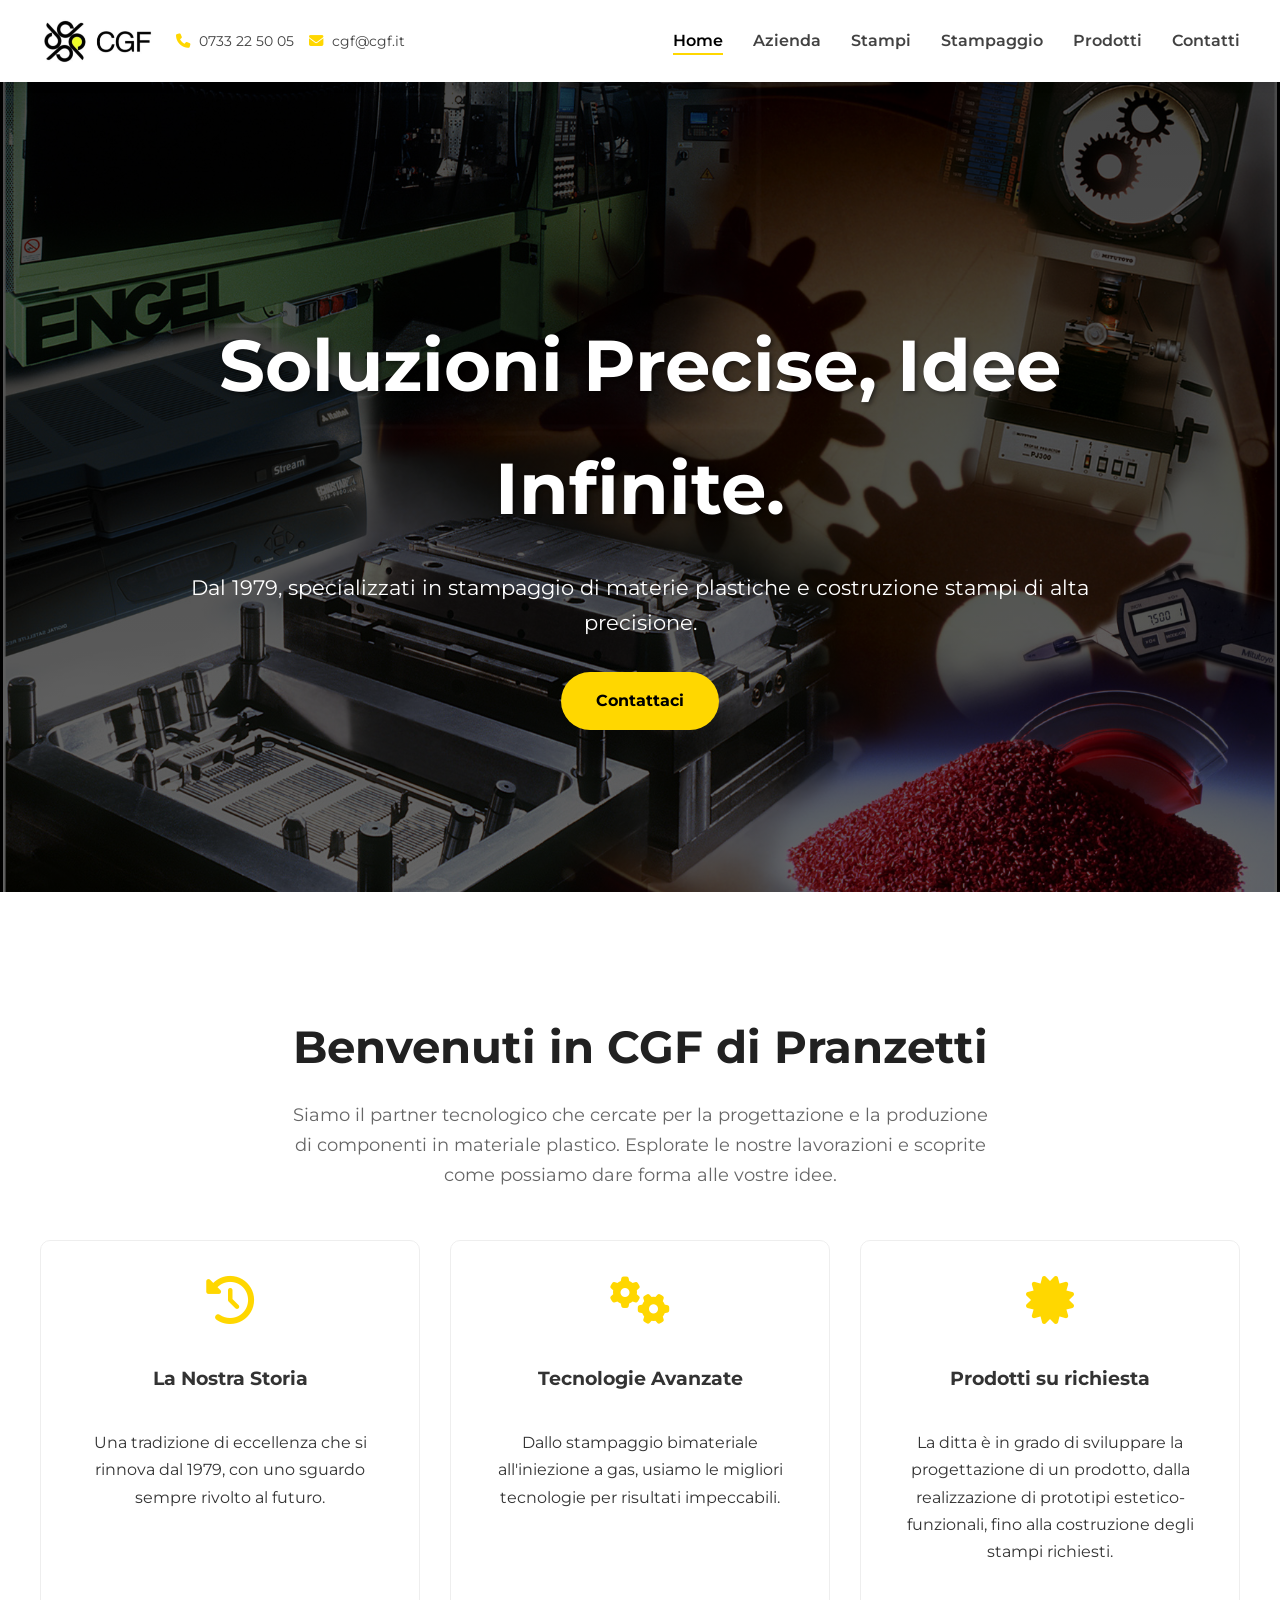
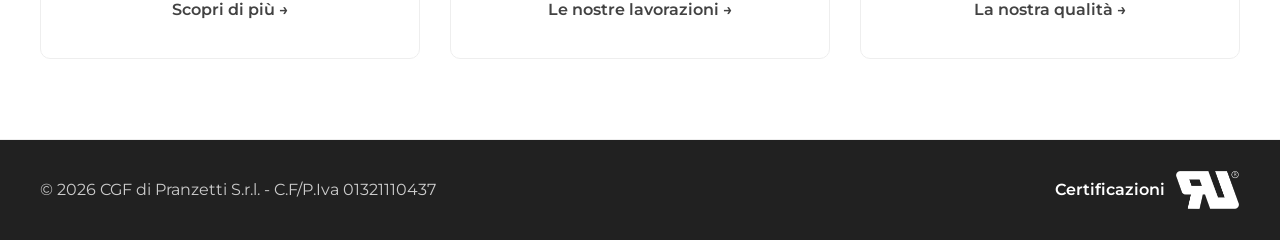
<file: index.html>
<!DOCTYPE html>
<html lang="it">
<head>
    <meta charset="UTF-8">
    <meta name="viewport" content="width=device-width, initial-scale=1.0">
    <title>Home - CGF di Pranzetti</title>
	<link rel="icon" href="img/logoCGF2.png" type="image/png">
    <link rel="stylesheet" href="style.css">
    <link rel="preconnect" href="https://fonts.googleapis.com">
    <link rel="preconnect" href="https://fonts.gstatic.com" crossorigin>
    <link href="https://fonts.googleapis.com/css2?family=Montserrat:wght@400;600;700&display=swap" rel="stylesheet">
    <link rel="stylesheet" href="https://cdnjs.cloudflare.com/ajax/libs/font-awesome/6.4.2/css/all.min.css">
</head>
<body>

    <header>
    <div class="container">
        <div class="header-left-section">
            <a href="index.html" class="logo-img-container"><img src="img/logoCGF.png" alt="Logo CGF di Pranzetti" class="logo-image"></a>
            <div class="header-contact-info">
                <a href="tel:+390733225005"><i class="fas fa-phone"></i> 0733 22 50 05</a>
                <a href="mailto:cgf@cgf.it"><i class="fas fa-envelope"></i> cgf@cgf.it</a>
            </div>
        </div>
        <nav class="main-nav">
            <ul>
                <li><a href="index.html">Home</a></li>
                    <li><a href="azienda.html">Azienda</a></li>
                    <li><a href="stampi.html">Stampi</a></li>
                    <li><a href="stampaggio.html">Stampaggio</a></li>
                    <li><a href="prodotti.html">Prodotti</a></li>
                    <li><a href="contatti.html">Contatti</a></li>
            </ul>
        </nav>
        <button class="hamburger" id="hamburger-menu"><i class="fas fa-bars"></i></button>
    </div>
</header>

    <main>
        <section id="hero">
            <div class="hero-content">
                <h1 class="animate-hero-title">Soluzioni Precise, Idee Infinite.</h1>
                <p class="animate-hero-subtitle">Dal 1979, specializzati in stampaggio di materie plastiche e costruzione stampi di alta precisione.</p>
                <a href="contatti.html" class="cta-button">Contattaci</a>
            </div>
        </section>

        <section class="content-section">
            <div class="container">
            <h2 class="section-title">Benvenuti in CGF di Pranzetti</h2>
            <p class="section-subtitle">Siamo il partner tecnologico che cercate per la progettazione e la produzione di componenti in materiale plastico. Esplorate le nostre lavorazioni e scoprite come possiamo dare forma alle vostre idee.</p>
            <div class="grid-layout cols-3">
                <div class="card">
                    <i class="fas fa-history card-icon"></i>
                    <h3>La Nostra Storia</h3>
                    <p>Una tradizione di eccellenza che si rinnova dal 1979, con uno sguardo sempre rivolto al futuro.</p>
                    <a href="azienda.html" class="card-link">Scopri di più &rarr;</a>
                </div>
                <div class="card">
                    <i class="fas fa-cogs card-icon"></i>
                    <h3>Tecnologie Avanzate</h3>
                    <p>Dallo stampaggio bimateriale all'iniezione a gas, usiamo le migliori tecnologie per risultati impeccabili.</p>
                    <a href="stampaggio.html" class="card-link">Le nostre lavorazioni &rarr;</a>
                </div>
                <div class="card">
                    <i class="fas fa-certificate card-icon"></i>
                    <h3>Prodotti su richiesta</h3>
                    <p>La ditta è in grado di sviluppare la progettazione di un prodotto, dalla realizzazione di prototipi estetico-funzionali, fino alla costruzione degli stampi richiesti.</p>
                    <a href="prodotti.html" class="card-link">La nostra qualità &rarr;</a>
                </div>
            </div>
			</div>
        </section>
    </main>

    <footer>
    <div class="container footer-content">
        <p>&copy; <span id="year"></span> CGF di Pranzetti S.r.l. - C.F/P.Iva 01321110437</p>
        
        <div class="footer-certificazioni">
            <a href="https://productiq.ulprospector.com/en/profile/8933449/qmmy2.e546457?term=QMMY2&page=142" target="_blank" rel="noopener noreferrer">
                <span>Certificazioni</span>
                <img src="img/logoUL.png" alt="Logo Certificazione UL" class="logo-cert">
            </a>
        </div>
    </div>
</footer>

    <script src="script.js"></script>
</body>
</html>
</file>
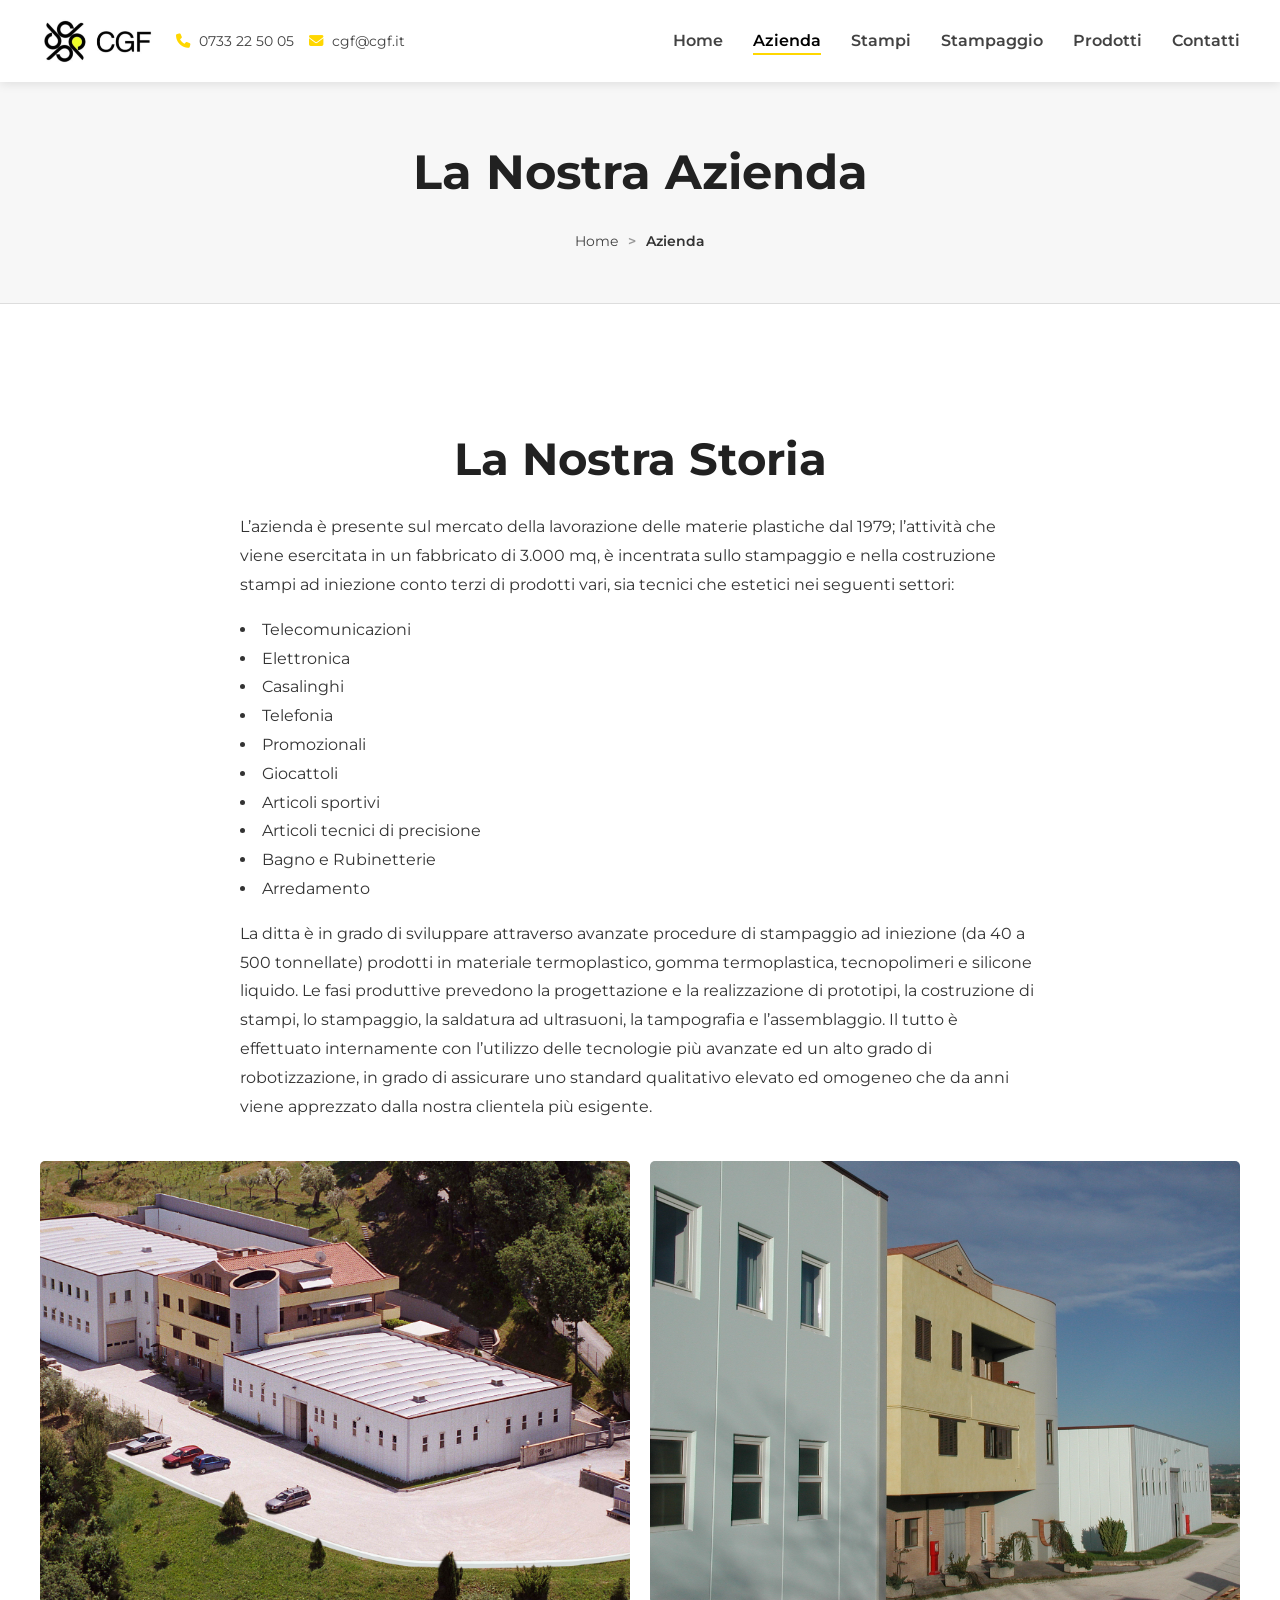
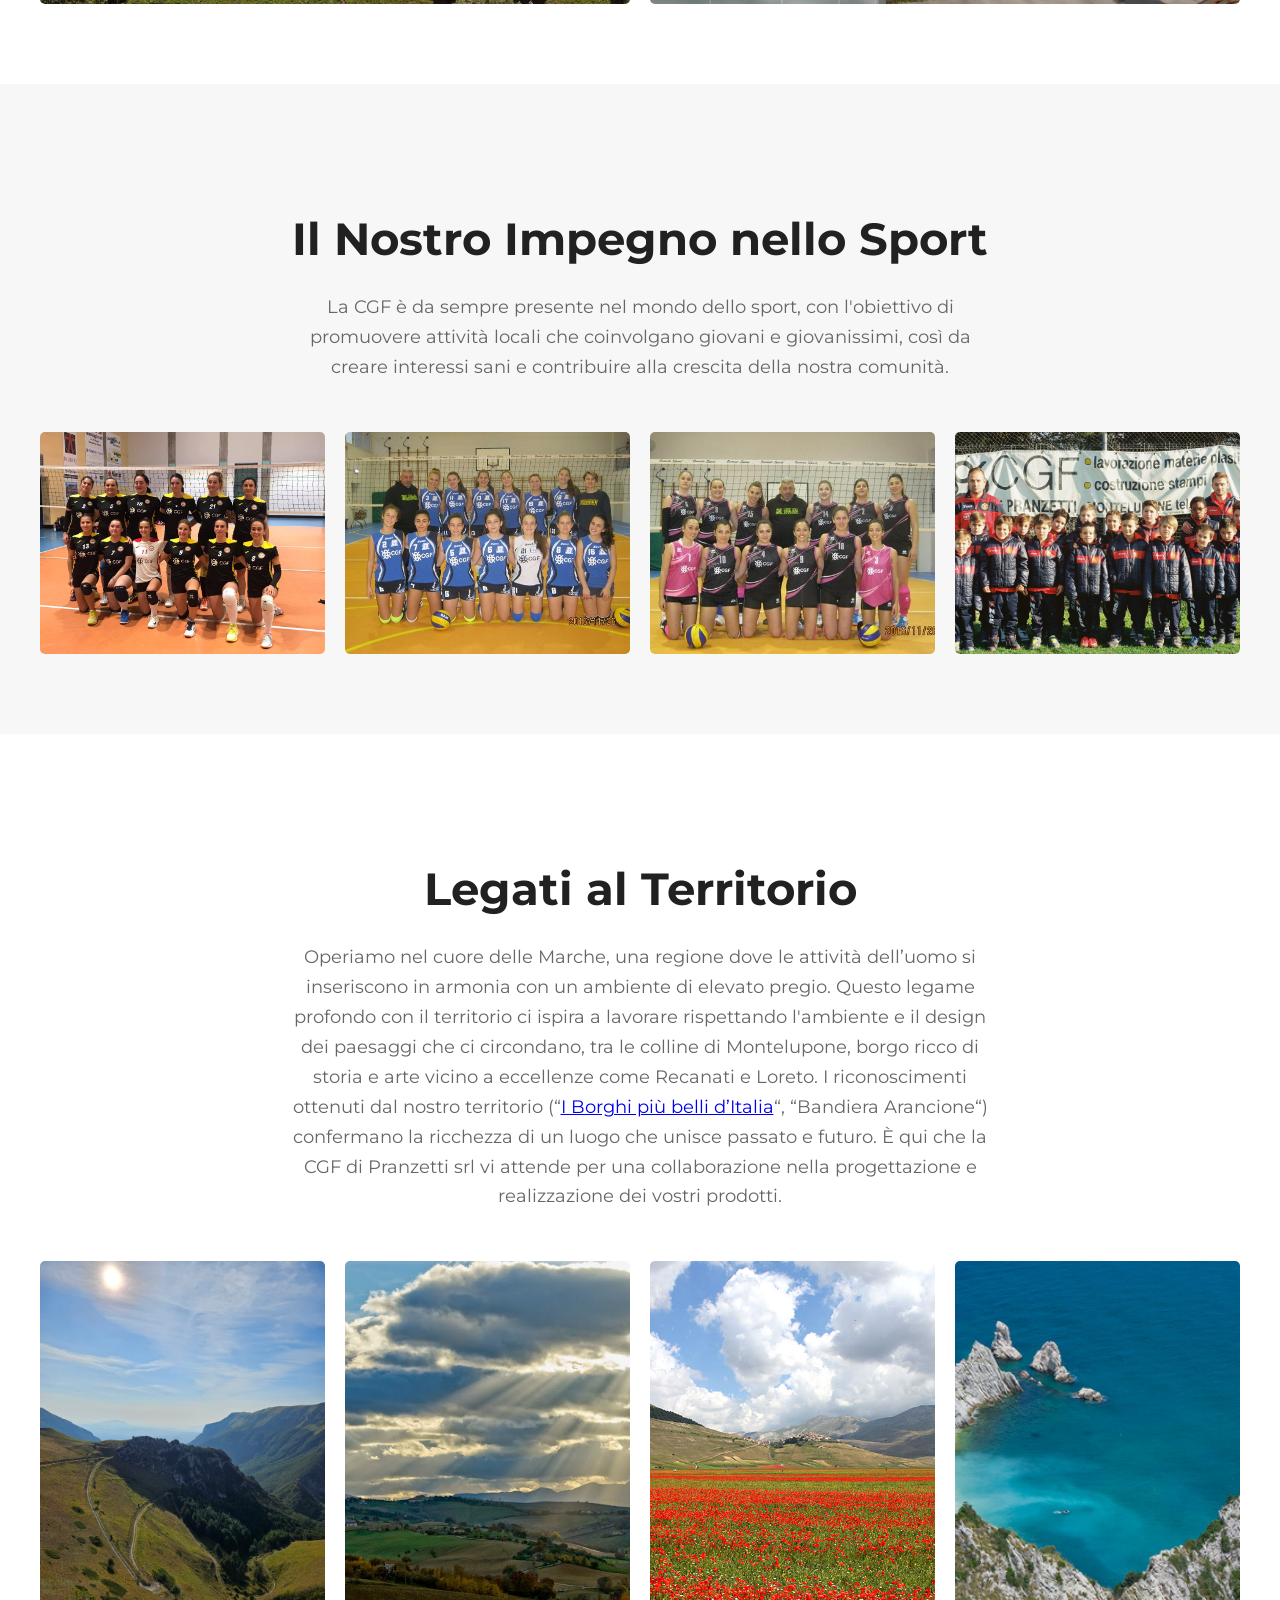
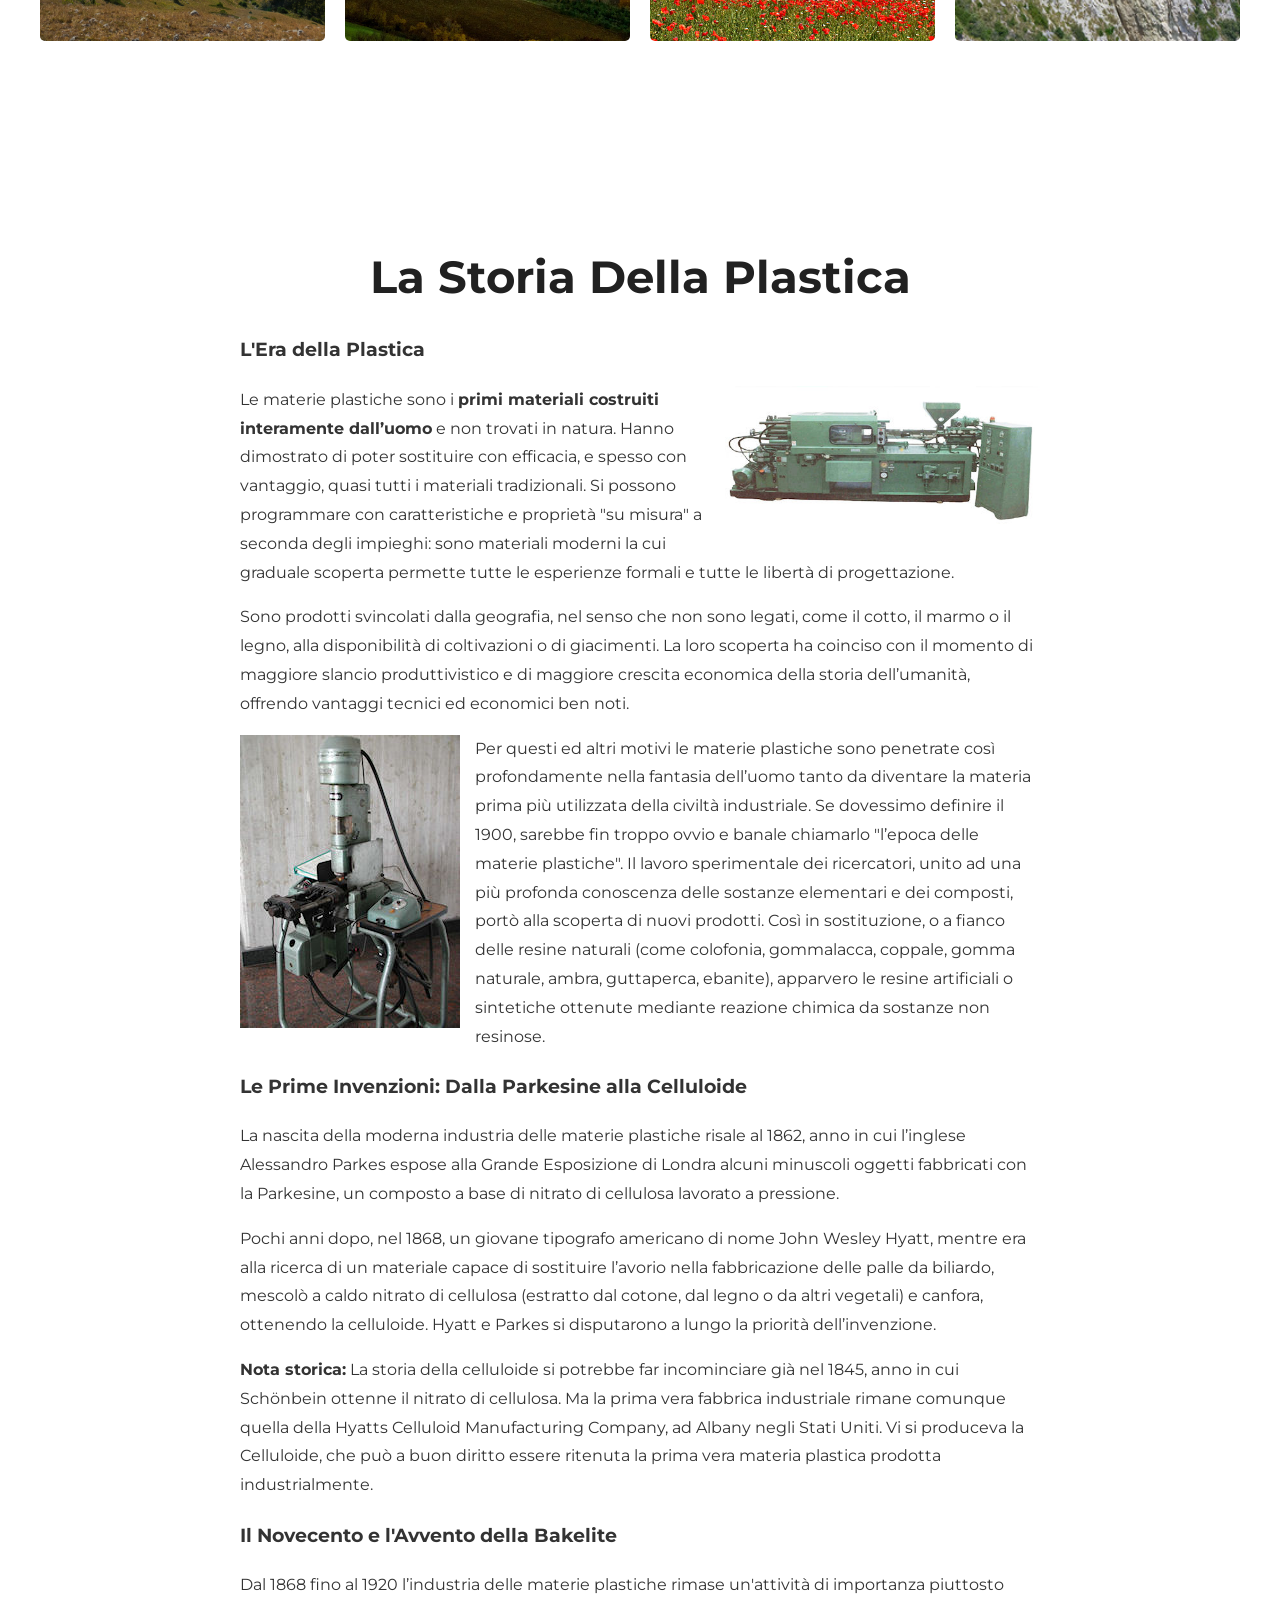
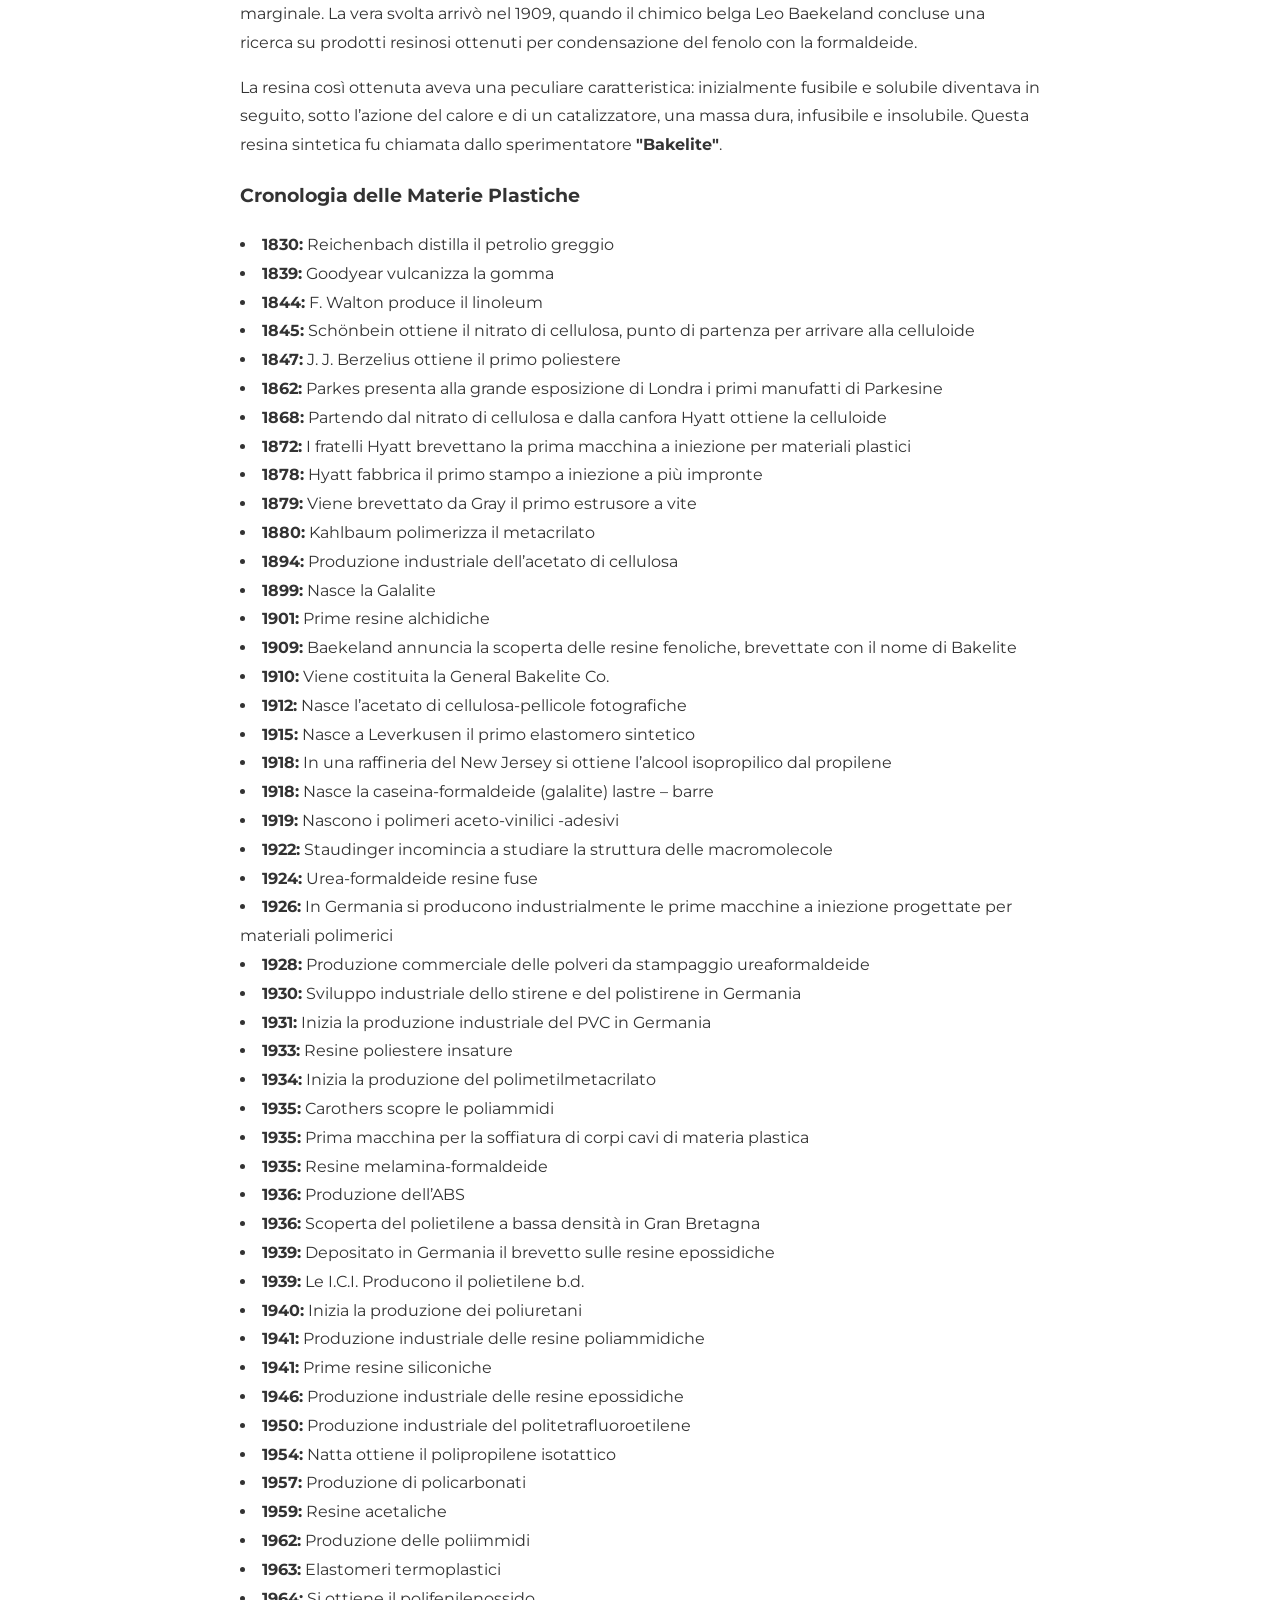
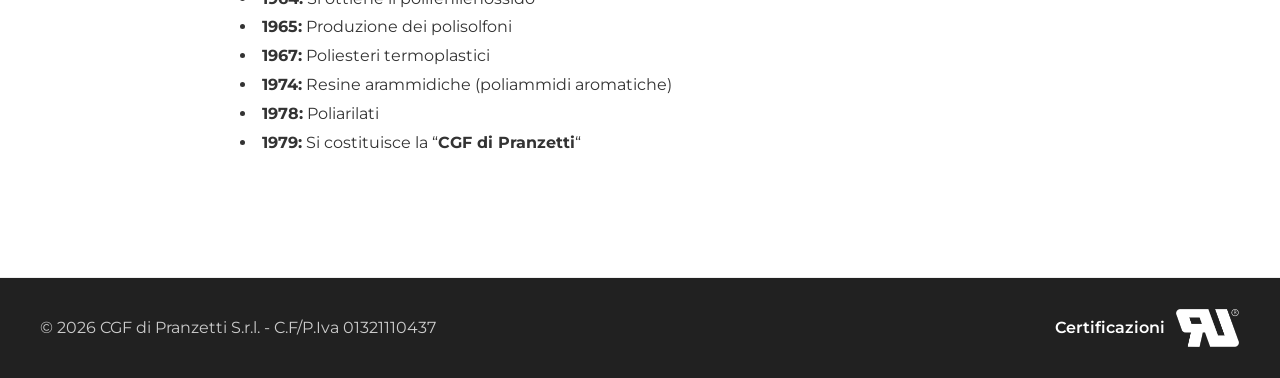
<file: azienda.html>
<!DOCTYPE html>
<html lang="it">
<head>
    <meta charset="UTF-8">
    <meta name="viewport" content="width=device-width, initial-scale=1.0">
    <title>Azienda - CGF di Pranzetti</title>
	<link rel="icon" href="img/logoCGF2.png" type="image/png">
    <link rel="stylesheet" href="style.css">
    <link rel="preconnect" href="https://fonts.googleapis.com">
    <link rel="preconnect" href="https://fonts.gstatic.com" crossorigin>
    <link href="https://fonts.googleapis.com/css2?family=Montserrat:wght@400;600;700&display=swap" rel="stylesheet">
    <link rel="stylesheet" href="https://cdnjs.cloudflare.com/ajax/libs/font-awesome/6.4.2/css/all.min.css">
</head>
<body>

    <header>
        <div class="container">
            <div class="header-left-section">
                <a href="index.html" class="logo-img-container"><img src="img/logoCGF.png" alt="Logo CGF di Pranzetti" class="logo-image"></a>
                <div class="header-contact-info">
                    <a href="tel:+390733225005" title="Chiama CGF di Pranzetti"><i class="fas fa-phone"></i> 0733 22 50 05</a>
                    <a href="mailto:cgf@cgf.it" title="Invia una email a CGF di Pranzetti"><i class="fas fa-envelope"></i> cgf@cgf.it</a>
                </div>
            </div>
            <nav class="main-nav">
                <ul>
                    <li><a href="index.html">Home</a></li>
                    <li><a href="azienda.html">Azienda</a></li>
                    <li><a href="stampi.html">Stampi</a></li>
                    <li><a href="stampaggio.html">Stampaggio</a></li>
                    <li><a href="prodotti.html">Prodotti</a></li>
                    <li><a href="contatti.html">Contatti</a></li>
                </ul>
            </nav>
            <button class="hamburger" id="hamburger-menu"><i class="fas fa-bars"></i></button>
        </div>
    </header>

    <main>
        <section class="page-header">
            <div class="container">
                <h1>La Nostra Azienda</h1>
                <nav aria-label="breadcrumb">
                    <ol class="breadcrumb">
                        <li class="breadcrumb-item"><a href="index.html">Home</a></li>
                        <li class="breadcrumb-item active" aria-current="page">Azienda</li>
                    </ol>
                </nav>
            </div>
        </section>

        <section class="content-section">
            <div class="container">
            <h2 class="section-title">La Nostra Storia</h2>
			<div class="text-content">
                <p>L’azienda è presente sul mercato della lavorazione delle materie plastiche dal 1979; l’attività che viene esercitata in un fabbricato di 3.000 mq, è incentrata sullo stampaggio e nella costruzione stampi ad iniezione conto terzi di prodotti vari, sia tecnici che estetici nei seguenti settori:</p>
                <ul>
                    <li>Telecomunicazioni</li>
                    <li>Elettronica</li>
                    <li>Casalinghi</li>
                    <li>Telefonia</li>
                    <li>Promozionali</li>
                    <li>Giocattoli</li>
                    <li>Articoli sportivi</li>
                    <li>Articoli tecnici di precisione</li>
                    <li>Bagno e Rubinetterie</li>
                    <li>Arredamento</li>
                </ul>
                <p>La ditta è in grado di sviluppare attraverso avanzate procedure di stampaggio ad iniezione (da 40 a 500 tonnellate) prodotti in materiale termoplastico, gomma termoplastica, tecnopolimeri e silicone liquido. Le fasi produttive prevedono la progettazione e la realizzazione di prototipi, la costruzione di stampi, lo stampaggio, la saldatura ad ultrasuoni, la tampografia e l’assemblaggio. Il tutto è effettuato internamente con l’utilizzo delle tecnologie più avanzate ed un alto grado di robotizzazione, in grado di assicurare uno standard qualitativo elevato ed omogeneo che da anni viene apprezzato dalla nostra clientela più esigente.</p>
            </div>
            <div class="photo-gallery cols-2">
                <img src="img/home1.jpg" alt="Esterno CGF di Pranzetti 1">
                <img src="img/home2.jpg" alt="Esterno CGF di Pranzetti 2">
            </div>
		</div>
        </section>

        <section class="content-section bg-light">
            <div class="container">
                <h2 class="section-title">Il Nostro Impegno nello Sport</h2>
                <p class="section-subtitle">La CGF è da sempre presente nel mondo dello sport, con l'obiettivo di promuovere attività locali che coinvolgano giovani e giovanissimi, così da creare interessi sani e contribuire alla crescita della nostra comunità.</p>
                <div class="photo-gallery cols-4">
                    <img src="img/sport1.jpg" alt="Serie D femminile">
                    <img src="img/pallavolo3.jpg" alt="Seconda div femminile">
                    <img src="img/pallavolo2.jpg" alt="Prima div femminile">
                    <img src="img/calcio1.jpg" alt="Calcio giovani">
                </div>
            </div>
        </section>

        <section class="content-section">
            <div class="container">
            <h2 class="section-title">Legati al Territorio</h2>
            <p class="section-subtitle">Operiamo nel cuore delle Marche, una regione dove le attività dell’uomo si inseriscono in armonia con un ambiente di elevato pregio. Questo legame profondo con il territorio ci ispira a lavorare rispettando l'ambiente e il design dei paesaggi che ci circondano, tra le colline di Montelupone, borgo ricco di storia e arte vicino a eccellenze come Recanati e Loreto. I riconoscimenti ottenuti dal nostro territorio 
			(“<a href="https://borghipiubelliditalia.it/borgo/montelupone/" target="_blank">I Borghi più belli d’Italia</a>“, “Bandiera Arancione“) confermano la ricchezza di un luogo che unisce passato e futuro. È qui che la CGF di Pranzetti srl vi attende per una collaborazione nella progettazione e realizzazione dei vostri prodotti.</p>
			<div class="photo-gallery cols-4">
                <img src="img/dintorni1.jpg" alt="Amandola - Pizzo tre vescovi">
                <img src="img/dintorni2.jpg" alt="Macerata - Colline Marchigiane">
                <img src="img/dintorni3.jpg" alt="Castelluccio - Fioritura">
                <img src="img/dintorni4.jpg" alt="Conero - Due Sorelle">
			</div>
			</div>
        </section>
		
		<section class="content-section">
    <div class="container">
        <h2 class="section-title">La Storia Della Plastica</h2>
        
        <div class="text-content">
            <h3>L'Era della Plastica</h3>
            <p>
                <img src="img/storia1.jpg" alt="storia1" class="float-destra" style="float: right; margin-left: 15px; margin-bottom: 10px; max-width: 40%;">
                Le materie plastiche sono i <strong>primi materiali costruiti interamente dall’uomo</strong> e non trovati in natura. Hanno dimostrato di poter sostituire con efficacia, e spesso con vantaggio, quasi tutti i materiali tradizionali. Si possono programmare con caratteristiche e proprietà "su misura" a seconda degli impieghi: sono materiali moderni la cui graduale scoperta permette tutte le esperienze formali e tutte le libertà di progettazione.
            </p>

            <p>
                Sono prodotti svincolati dalla geografia, nel senso che non sono legati, come il cotto, il marmo o il legno, alla disponibilità di coltivazioni o di giacimenti. La loro scoperta ha coinciso con il momento di maggiore slancio produttivistico e di maggiore crescita economica della storia dell’umanità, offrendo vantaggi tecnici ed economici ben noti.
            </p>

            <p>
                <img src="img/storia2.jpg" alt="storia2" class="float-sinistra" style="float: left; margin-right: 15px; margin-bottom: 10px; max-width: 40%;">
                Per questi ed altri motivi le materie plastiche sono penetrate così profondamente nella fantasia dell’uomo tanto da diventare la materia prima più utilizzata della civiltà industriale. Se dovessimo definire il 1900, sarebbe fin troppo ovvio e banale chiamarlo "l’epoca delle materie plastiche". Il lavoro sperimentale dei ricercatori, unito ad una più profonda conoscenza delle sostanze elementari e dei composti, portò alla scoperta di nuovi prodotti. Così in sostituzione, o a fianco delle resine naturali (come colofonia, gommalacca, coppale, gomma naturale, ambra, guttaperca, ebanite), apparvero le resine artificiali o sintetiche ottenute mediante reazione chimica da sostanze non resinose.
            </p>

            <h3>Le Prime Invenzioni: Dalla Parkesine alla Celluloide</h3>
            <p>
                La nascita della moderna industria delle materie plastiche risale al 1862, anno in cui l’inglese Alessandro Parkes espose alla Grande Esposizione di Londra alcuni minuscoli oggetti fabbricati con la Parkesine, un composto a base di nitrato di cellulosa lavorato a pressione.
            </p>

            <p>
                Pochi anni dopo, nel 1868, un giovane tipografo americano di nome John Wesley Hyatt, mentre era alla ricerca di un materiale capace di sostituire l’avorio nella fabbricazione delle palle da biliardo, mescolò a caldo nitrato di cellulosa (estratto dal cotone, dal legno o da altri vegetali) e canfora, ottenendo la celluloide. Hyatt e Parkes si disputarono a lungo la priorità dell’invenzione.
            </p>

            <p>
                <strong>Nota storica:</strong> La storia della celluloide si potrebbe far incominciare già nel 1845, anno in cui Schönbein ottenne il nitrato di cellulosa. Ma la prima vera fabbrica industriale rimane comunque quella della Hyatts Celluloid Manufacturing Company, ad Albany negli Stati Uniti. Vi si produceva la Celluloide, che può a buon diritto essere ritenuta la prima vera materia plastica prodotta industrialmente.
            </p>

            <h3>Il Novecento e l'Avvento della Bakelite</h3>
            <p>
                Dal 1868 fino al 1920 l’industria delle materie plastiche rimase un'attività di importanza piuttosto marginale. La vera svolta arrivò nel 1909, quando il chimico belga Leo Baekeland concluse una ricerca su prodotti resinosi ottenuti per condensazione del fenolo con la formaldeide.
            </p>
            
            <p>
                La resina così ottenuta aveva una peculiare caratteristica: inizialmente fusibile e solubile diventava in seguito, sotto l’azione del calore e di un catalizzatore, una massa dura, infusibile e insolubile. Questa resina sintetica fu chiamata dallo sperimentatore <strong>"Bakelite"</strong>.
            </p>

            <h3>Cronologia delle Materie Plastiche</h3>
            <ul class="timeline-list">
                <li><strong>1830:</strong> Reichenbach distilla il petrolio greggio</li>
                <li><strong>1839:</strong> Goodyear vulcanizza la gomma</li>
                <li><strong>1844:</strong> F. Walton produce il linoleum</li>
                <li><strong>1845:</strong> Schönbein ottiene il nitrato di cellulosa, punto di partenza per arrivare alla celluloide</li>
                <li><strong>1847:</strong> J. J. Berzelius ottiene il primo poliestere</li>
                <li><strong>1862:</strong> Parkes presenta alla grande esposizione di Londra i primi manufatti di Parkesine</li>
                <li><strong>1868:</strong> Partendo dal nitrato di cellulosa e dalla canfora Hyatt ottiene la celluloide</li>
                <li><strong>1872:</strong> I fratelli Hyatt brevettano la prima macchina a iniezione per materiali plastici</li>
                <li><strong>1878:</strong> Hyatt fabbrica il primo stampo a iniezione a più impronte</li>
                <li><strong>1879:</strong> Viene brevettato da Gray il primo estrusore a vite</li>
                <li><strong>1880:</strong> Kahlbaum polimerizza il metacrilato</li>
                <li><strong>1894:</strong> Produzione industriale dell’acetato di cellulosa</li>
                <li><strong>1899:</strong> Nasce la Galalite</li>
                <li><strong>1901:</strong> Prime resine alchidiche</li>
                <li><strong>1909:</strong> Baekeland annuncia la scoperta delle resine fenoliche, brevettate con il nome di Bakelite</li>
                <li><strong>1910:</strong> Viene costituita la General Bakelite Co.</li>
                <li><strong>1912:</strong> Nasce l’acetato di cellulosa-pellicole fotografiche</li>
                <li><strong>1915:</strong> Nasce a Leverkusen il primo elastomero sintetico</li>
                <li><strong>1918:</strong> In una raffineria del New Jersey si ottiene l’alcool isopropilico dal propilene</li>
                <li><strong>1918:</strong> Nasce la caseina-formaldeide (galalite) lastre – barre</li>
                <li><strong>1919:</strong> Nascono i polimeri aceto-vinilici -adesivi</li>
                <li><strong>1922:</strong> Staudinger incomincia a studiare la struttura delle macromolecole</li>
                <li><strong>1924:</strong> Urea-formaldeide resine fuse</li>
                <li><strong>1926:</strong> In Germania si producono industrialmente le prime macchine a iniezione progettate per materiali polimerici</li>
                <li><strong>1928:</strong> Produzione commerciale delle polveri da stampaggio ureaformaldeide</li>
                <li><strong>1930:</strong> Sviluppo industriale dello stirene e del polistirene in Germania</li>
                <li><strong>1931:</strong> Inizia la produzione industriale del PVC in Germania</li>
                <li><strong>1933:</strong> Resine poliestere insature</li>
                <li><strong>1934:</strong> Inizia la produzione del polimetilmetacrilato</li>
                <li><strong>1935:</strong> Carothers scopre le poliammidi</li>
                <li><strong>1935:</strong> Prima macchina per la soffiatura di corpi cavi di materia plastica</li>
                <li><strong>1935:</strong> Resine melamina-formaldeide</li>
                <li><strong>1936:</strong> Produzione dell’ABS</li>
                <li><strong>1936:</strong> Scoperta del polietilene a bassa densità in Gran Bretagna</li>
                <li><strong>1939:</strong> Depositato in Germania il brevetto sulle resine epossidiche</li>
                <li><strong>1939:</strong> Le I.C.I. Producono il polietilene b.d.</li>
                <li><strong>1940:</strong> Inizia la produzione dei poliuretani</li>
                <li><strong>1941:</strong> Produzione industriale delle resine poliammidiche</li>
                <li><strong>1941:</strong> Prime resine siliconiche</li>
                <li><strong>1946:</strong> Produzione industriale delle resine epossidiche</li>
                <li><strong>1950:</strong> Produzione industriale del politetrafluoroetilene</li>
                <li><strong>1954:</strong> Natta ottiene il polipropilene isotattico</li>
                <li><strong>1957:</strong> Produzione di policarbonati</li>
                <li><strong>1959:</strong> Resine acetaliche</li>
                <li><strong>1962:</strong> Produzione delle poliimmidi</li>
                <li><strong>1963:</strong> Elastomeri termoplastici</li>
                <li><strong>1964:</strong> Si ottiene il polifenilenossido</li>
                <li><strong>1965:</strong> Produzione dei polisolfoni</li>
                <li><strong>1967:</strong> Poliesteri termoplastici</li>
                <li><strong>1974:</strong> Resine arammidiche (poliammidi aromatiche)</li>
                <li><strong>1978:</strong> Poliarilati</li>
                <li><strong>1979:</strong> Si costituisce la “<strong>CGF di Pranzetti</strong>“</li>
            </ul>
        </div>
    </div>
</section>
    </main>

    <footer>
    <div class="container footer-content">
        <p>&copy; <span id="year"></span> CGF di Pranzetti S.r.l. - C.F/P.Iva 01321110437</p>
        
        <div class="footer-certificazioni">
            <a href="https://productiq.ulprospector.com/en/profile/8933449/qmmy2.e546457?term=QMMY2&page=142" target="_blank" rel="noopener noreferrer">
                <span>Certificazioni</span>
                <img src="img/logoUL.png" alt="Logo Certificazione UL" class="logo-cert">
            </a>
        </div>
    </div>
</footer>

    <div id="image-lightbox" class="lightbox">
        <span class="close-lightbox">&times;</span>
        <img class="lightbox-content" id="lightbox-img">
    </div>
    <script src="script.js"></script>
</body>
</html>
</file>
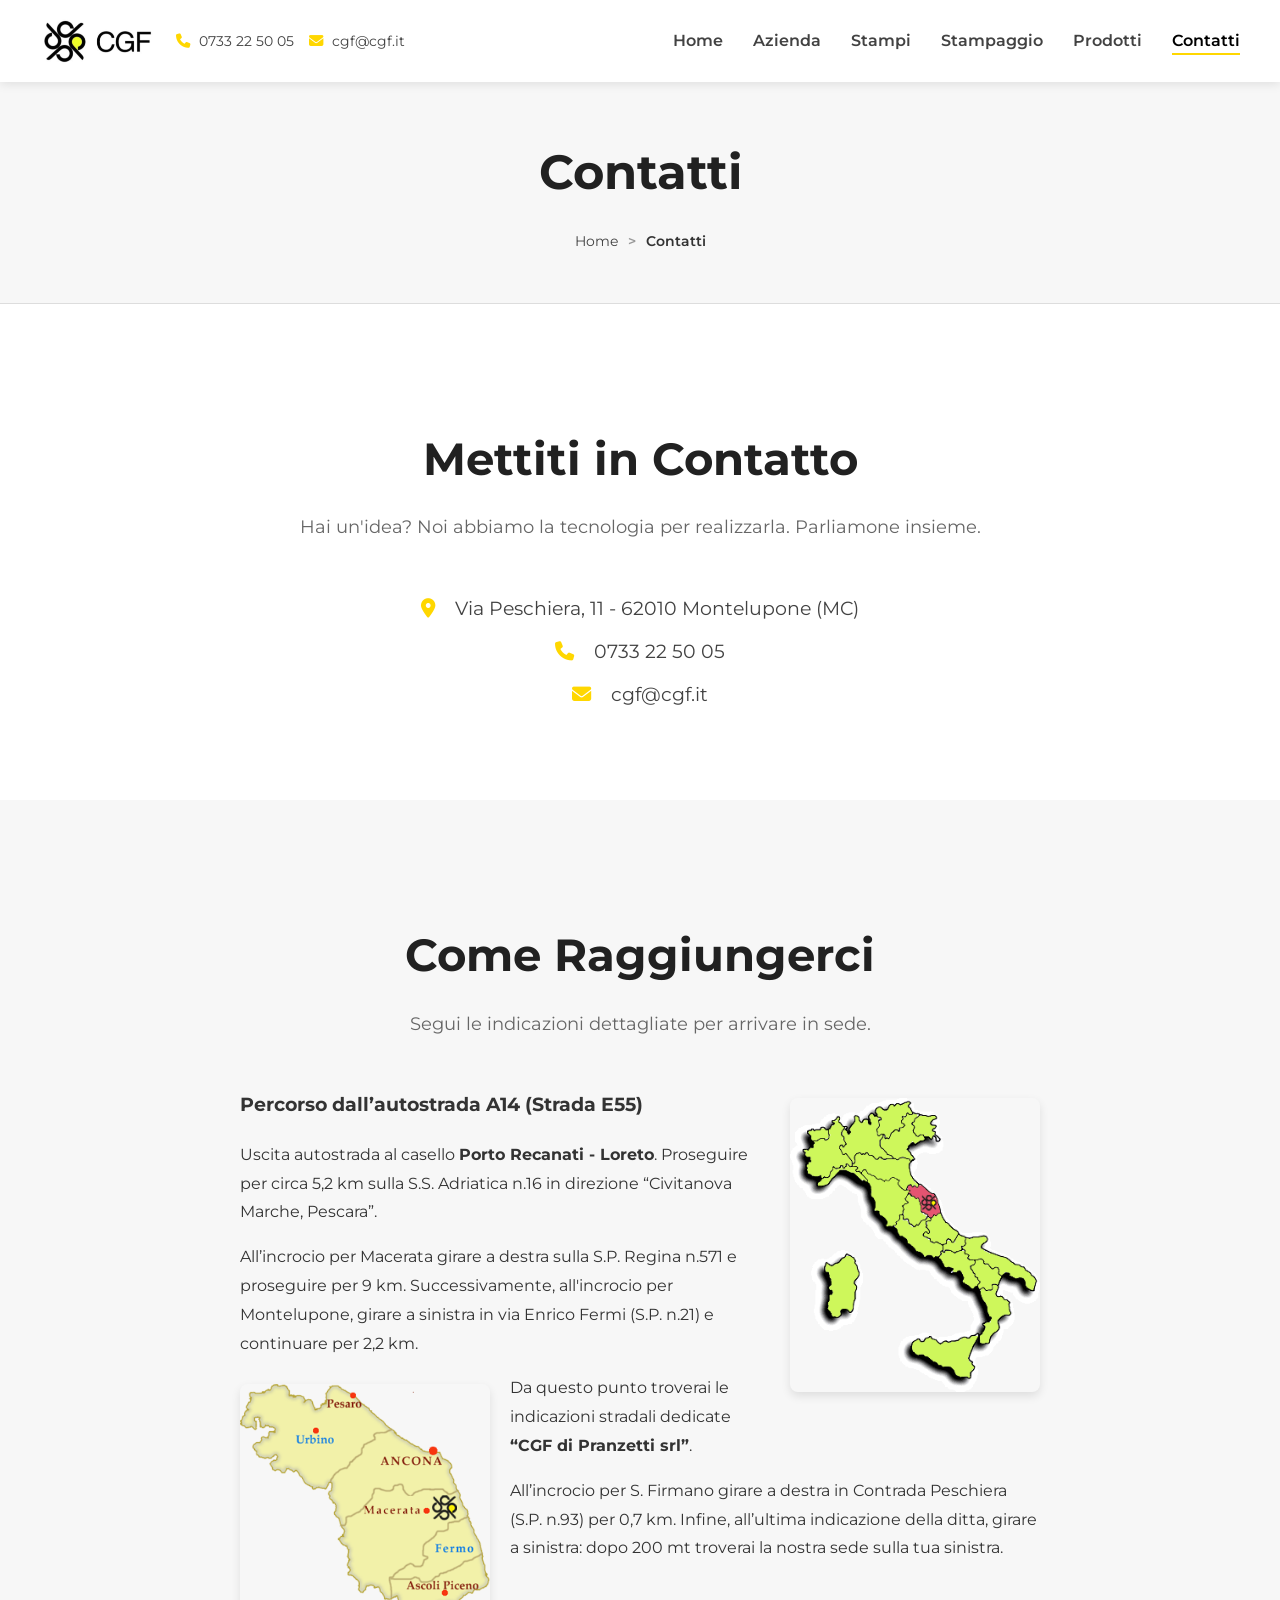
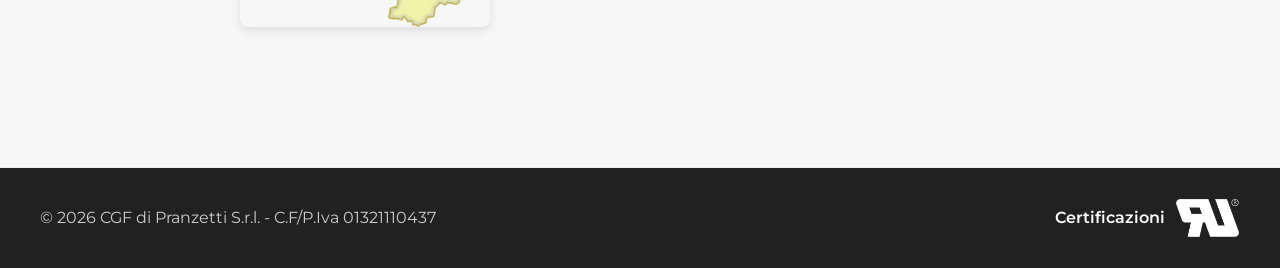
<file: contatti.html>
<!DOCTYPE html>
<html lang="it">
<head>
    <meta charset="UTF-8">
    <meta name="viewport" content="width=device-width, initial-scale=1.0">
    <title>Contatti - CGF di Pranzetti</title>
	<link rel="icon" href="img/logoCGF2.png" type="image/png">
    <link rel="stylesheet" href="style.css">
    <link rel="preconnect" href="https://fonts.googleapis.com">
    <link rel="preconnect" href="https://fonts.gstatic.com" crossorigin>
    <link href="https://fonts.googleapis.com/css2?family=Montserrat:wght@400;600;700&display=swap" rel="stylesheet">
    <link rel="stylesheet" href="https://cdnjs.cloudflare.com/ajax/libs/font-awesome/6.4.2/css/all.min.css">
</head>
<body>

    <header>
    <div class="container">
        <div class="header-left-section">
            <a href="index.html" class="logo-img-container"><img src="img/logoCGF.png" alt="Logo CGF di Pranzetti" class="logo-image"></a>
            <div class="header-contact-info">
                <a href="tel:+390733225005"><i class="fas fa-phone"></i> 0733 22 50 05</a>
                <a href="mailto:cgf@cgf.it"><i class="fas fa-envelope"></i> cgf@cgf.it</a>
            </div>
        </div>
        <nav class="main-nav">
            <ul>
                <li><a href="index.html">Home</a></li>
                    <li><a href="azienda.html">Azienda</a></li>
                    <li><a href="stampi.html">Stampi</a></li>
                    <li><a href="stampaggio.html">Stampaggio</a></li>
                    <li><a href="prodotti.html">Prodotti</a></li>
                    <li><a href="contatti.html">Contatti</a></li>
            </ul>
        </nav>
        <button class="hamburger" id="hamburger-menu"><i class="fas fa-bars"></i></button>
    </div>
</header>

    <main>
        <section class="page-header">
            <div class="container">
                <h1>Contatti</h1>
                <nav aria-label="breadcrumb">
                    <ol class="breadcrumb">
                        <li class="breadcrumb-item"><a href="index.html">Home</a></li>
                        <li class="breadcrumb-item active" aria-current="page">Contatti</li>
                    </ol>
                </nav>
            </div>
        </section>

        <section class="content-section">
            <div class="container">
            <h2 class="section-title">Mettiti in Contatto</h2>
            <p class="section-subtitle">Hai un'idea? Noi abbiamo la tecnologia per realizzarla. Parliamone insieme.</p>
            <div class="contact-info">
                 <p><i class="fas fa-map-marker-alt"></i> 
                     <a href="https://www.google.com/maps/search/?api=1&query=Via+Peschiera,+11,+62010+Montelupone+MC" target="_blank" rel="noopener noreferrer">
                         Via Peschiera, 11 - 62010 Montelupone (MC)
                     </a>
                 </p>
                 <p><i class="fas fa-phone"></i> 
                     <a href="tel:+390733225005">0733 22 50 05</a>
                 </p>
                 <p><i class="fas fa-envelope"></i> 
                     <a href="mailto:cgf@cgf.it">cgf@cgf.it</a>
                 </p>
            </div>
         </div>
            </section>
			<section class="content-section bg-light">
    <div class="container">
        <h2 class="section-title">Come Raggiungerci</h2>
        <p class="section-subtitle">Segui le indicazioni dettagliate per arrivare in sede.</p>
        
        <div class="text-content clearfix">
            <img src="img/Cartina-Italia-Marche-Logo.png" alt="Italia CGF" class="img-float-right">
            
            <h3>Percorso dall’autostrada A14 (Strada E55)</h3>
            <p>Uscita autostrada al casello <strong>Porto Recanati - Loreto</strong>. Proseguire per circa 5,2 km sulla S.S. Adriatica n.16 in direzione “Civitanova Marche, Pescara”.</p>
            
            <p>All’incrocio per Macerata girare a destra sulla S.P. Regina n.571 e proseguire per 9 km. Successivamente, all'incrocio per Montelupone, girare a sinistra in via Enrico Fermi (S.P. n.21) e continuare per 2,2 km.</p>
            
            <img src="img/Cartina-Marche-Logo.png" alt="Marche CGF" class="img-float-left">
            
            <p>Da questo punto troverai le indicazioni stradali dedicate <strong>“CGF di Pranzetti srl”</strong>.</p>
            
            <p>All’incrocio per S. Firmano girare a destra in Contrada Peschiera (S.P. n.93) per 0,7 km. Infine, all’ultima indicazione della ditta, girare a sinistra: dopo 200 mt troverai la nostra sede sulla tua sinistra.</p>
        </div>
    </div>
</section>
    </main>

    <footer>
    <div class="container footer-content">
        <p>&copy; <span id="year"></span> CGF di Pranzetti S.r.l. - C.F/P.Iva 01321110437</p>
        
        <div class="footer-certificazioni">
            <a href="https://productiq.ulprospector.com/en/profile/8933449/qmmy2.e546457?term=QMMY2&page=142" target="_blank" rel="noopener noreferrer">
                <span>Certificazioni</span>
                <img src="img/logoUL.png" alt="Logo Certificazione UL" class="logo-cert">
            </a>
        </div>
    </div>
</footer>

    <script src="script.js"></script>
</body>
</html>
</file>
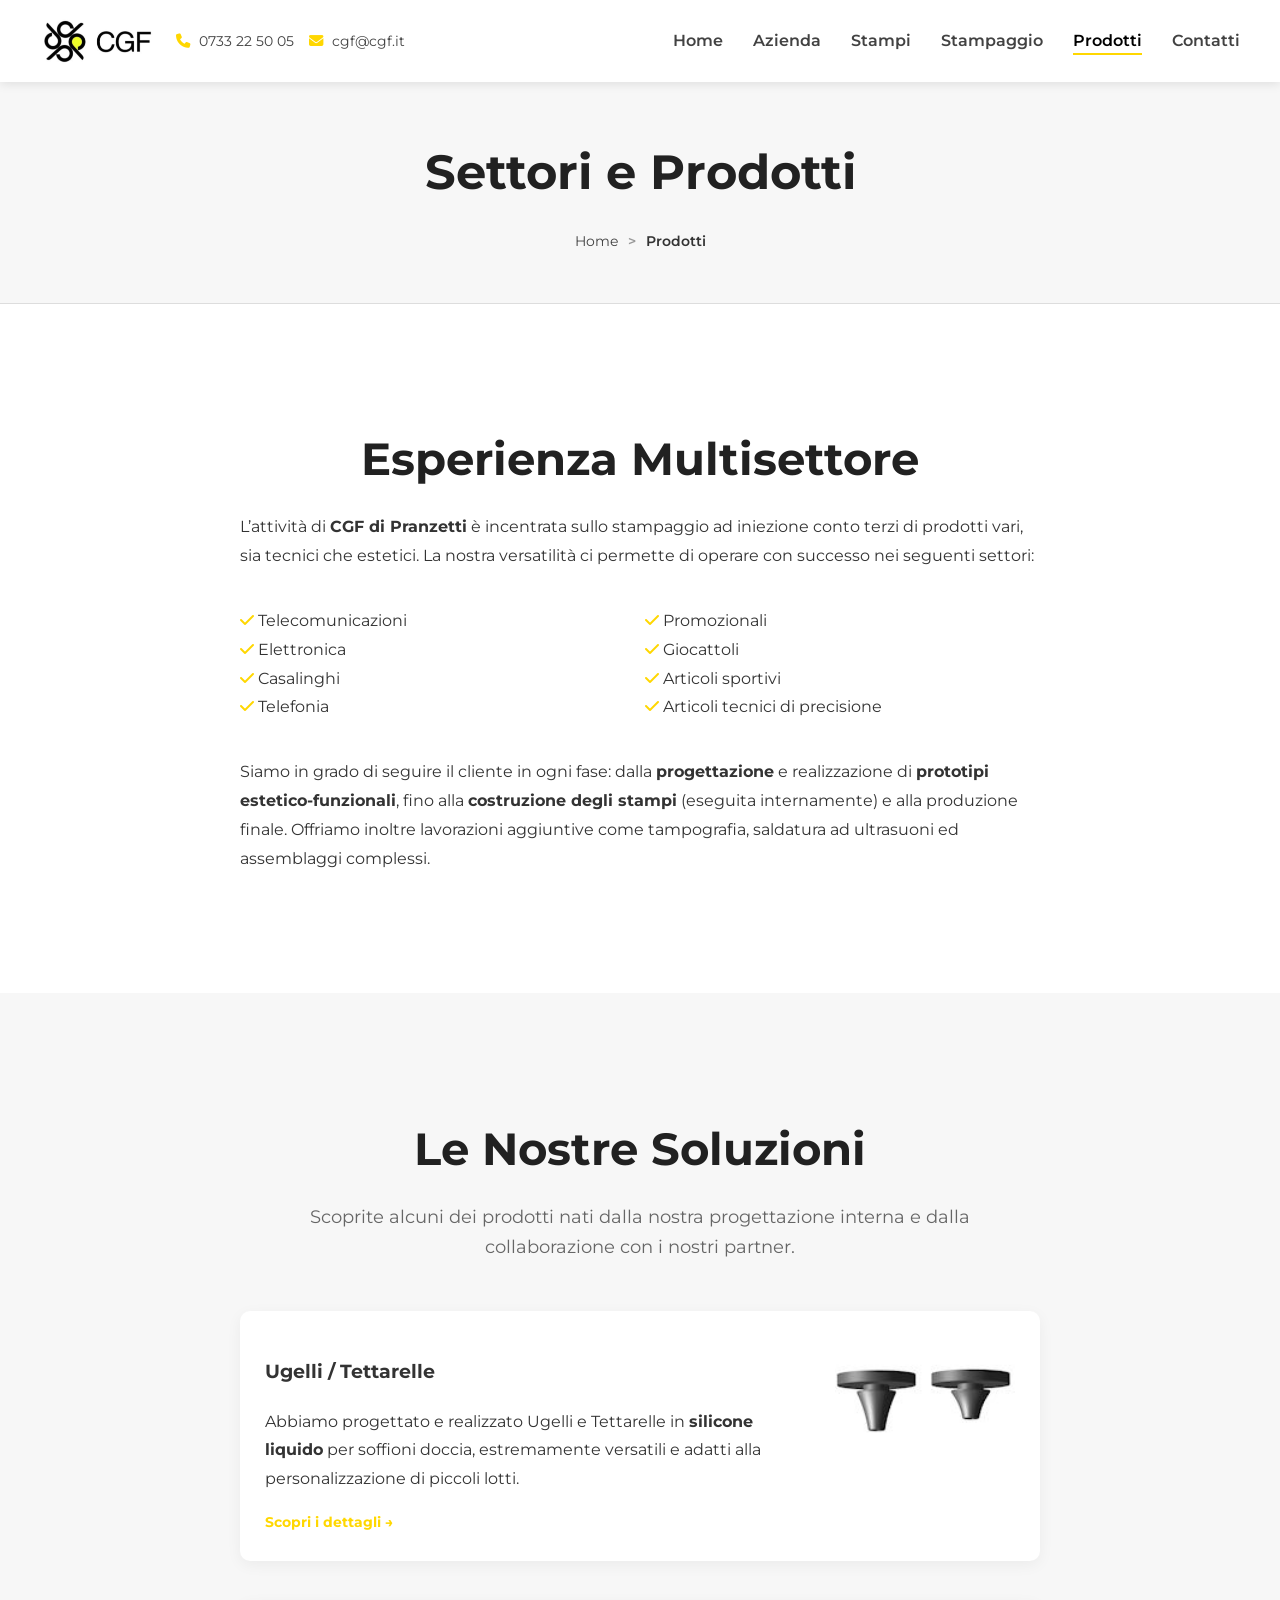
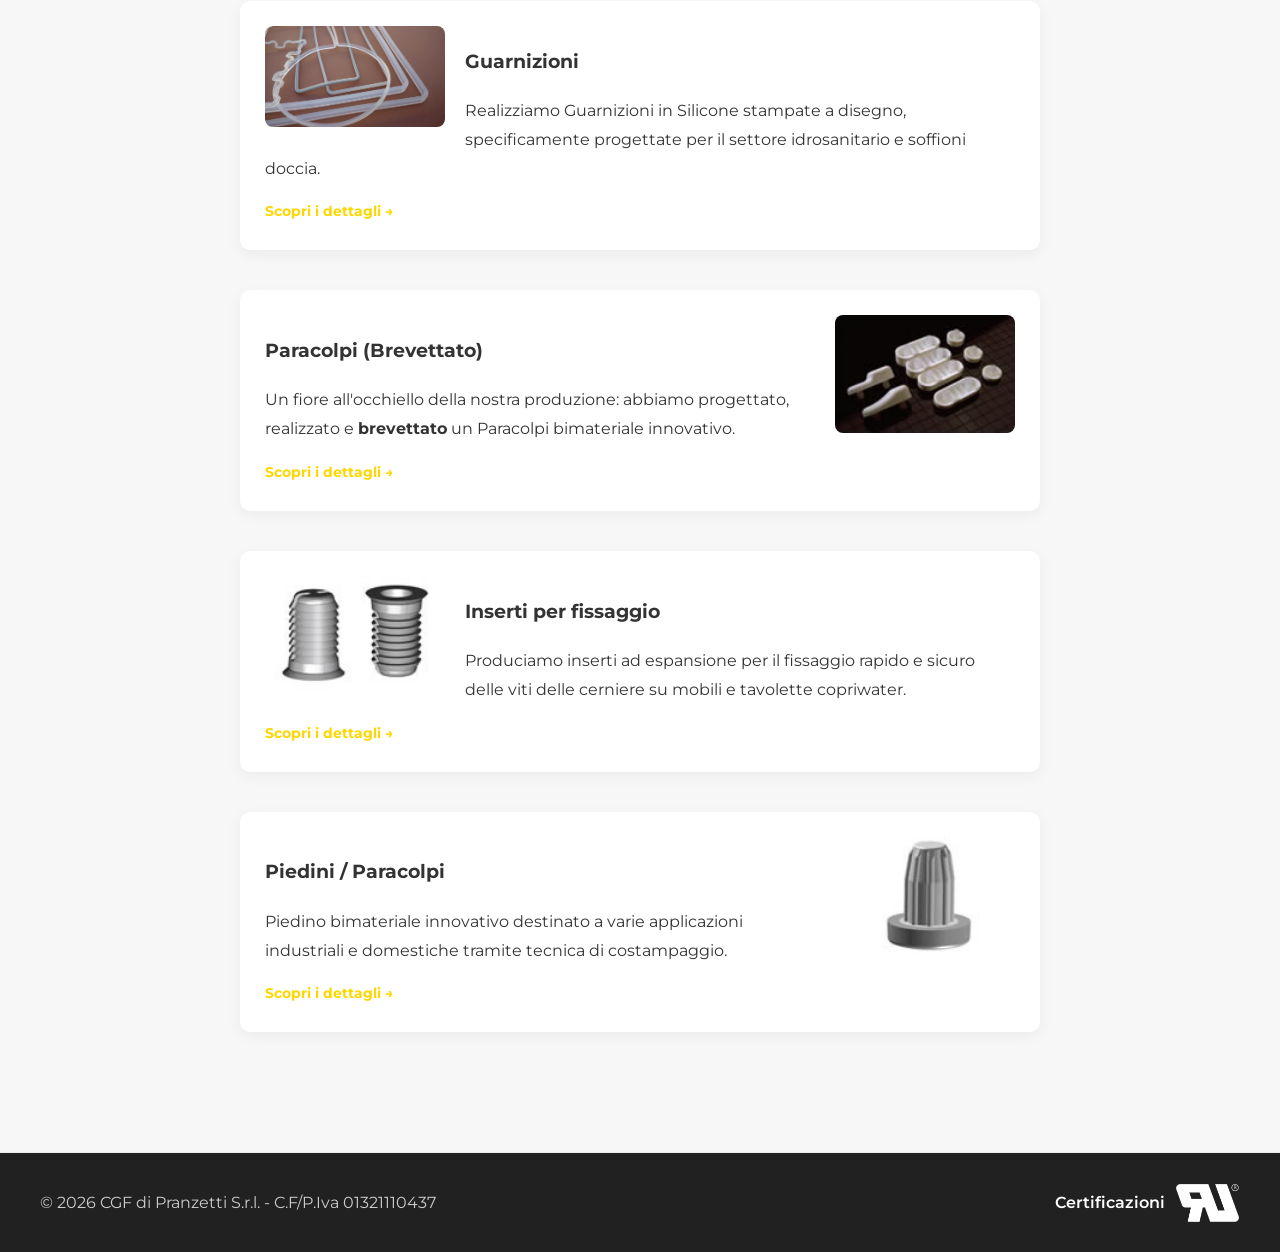
<file: prodotti.html>
<!DOCTYPE html>
<html lang="it">
<head>
    <meta charset="UTF-8">
    <meta name="viewport" content="width=device-width, initial-scale=1.0">
    <title>Prodotti - CGF di Pranzetti</title>
	<link rel="icon" href="img/logoCGF2.png" type="image/png">
    <link rel="stylesheet" href="style.css">
    <link rel="preconnect" href="https://fonts.googleapis.com">
    <link rel="preconnect" href="https://fonts.gstatic.com" crossorigin>
    <link href="https://fonts.googleapis.com/css2?family=Montserrat:wght@400;600;700&display=swap" rel="stylesheet">
    <link rel="stylesheet" href="https://cdnjs.cloudflare.com/ajax/libs/font-awesome/6.4.2/css/all.min.css">
</head>
<body>

    <header>
    <div class="container">
        <div class="header-left-section">
            <a href="index.html" class="logo-img-container"><img src="img/logoCGF.png" alt="Logo CGF di Pranzetti" class="logo-image"></a>
            <div class="header-contact-info">
                <a href="tel:+390733225005"><i class="fas fa-phone"></i> 0733 22 50 05</a>
                <a href="mailto:cgf@cgf.it"><i class="fas fa-envelope"></i> cgf@cgf.it</a>
            </div>
        </div>
        <nav class="main-nav">
            <ul>
                <li><a href="index.html">Home</a></li>
                    <li><a href="azienda.html">Azienda</a></li>
                    <li><a href="stampi.html">Stampi</a></li>
                    <li><a href="stampaggio.html">Stampaggio</a></li>
                    <li><a href="prodotti.html">Prodotti</a></li>
                    <li><a href="contatti.html">Contatti</a></li>
            </ul>
        </nav>
        <button class="hamburger" id="hamburger-menu"><i class="fas fa-bars"></i></button>
    </div>
</header>

    <main>
        <section class="page-header">
            <div class="container">
                <h1>Settori e Prodotti</h1>
                <nav aria-label="breadcrumb">
                    <ol class="breadcrumb">
                        <li class="breadcrumb-item"><a href="index.html">Home</a></li>
                        <li class="breadcrumb-item active" aria-current="page">Prodotti</li>
                    </ol>
                </nav>
            </div>
        </section>

        <section class="content-section">
            <div class="container">
                <h2 class="section-title">Esperienza Multisettore</h2>
                <div class="text-content">
                    <p>L’attività di <strong>CGF di Pranzetti</strong> è incentrata sullo stampaggio ad iniezione conto terzi di prodotti vari, sia tecnici che estetici. La nostra versatilità ci permette di operare con successo nei seguenti settori:</p>
                    
                    <div style="display: grid; grid-template-columns: repeat(auto-fit, minmax(200px, 1fr)); gap: 10px; margin: 20px 0;">
                        <ul style="list-style: none; padding: 0;">
                            <li><i class="fas fa-check" style="color: var(--colore-accento);"></i> Telecomunicazioni</li>
                            <li><i class="fas fa-check" style="color: var(--colore-accento);"></i> Elettronica</li>
                            <li><i class="fas fa-check" style="color: var(--colore-accento);"></i> Casalinghi</li>
                            <li><i class="fas fa-check" style="color: var(--colore-accento);"></i> Telefonia</li>
                        </ul>
                        <ul style="list-style: none; padding: 0;">
                            <li><i class="fas fa-check" style="color: var(--colore-accento);"></i> Promozionali</li>
                            <li><i class="fas fa-check" style="color: var(--colore-accento);"></i> Giocattoli</li>
                            <li><i class="fas fa-check" style="color: var(--colore-accento);"></i> Articoli sportivi</li>
                            <li><i class="fas fa-check" style="color: var(--colore-accento);"></i> Articoli tecnici di precisione</li>
                        </ul>
                    </div>

                    <p>Siamo in grado di seguire il cliente in ogni fase: dalla <strong>progettazione</strong> e realizzazione di <strong>prototipi estetico-funzionali</strong>, fino alla <strong>costruzione degli stampi</strong> (eseguita internamente) e alla produzione finale. Offriamo inoltre lavorazioni aggiuntive come tampografia, saldatura ad ultrasuoni ed assemblaggi complessi.</p>
                </div>
            </div>
        </section>

        <section class="content-section bg-light">
            <div class="container">
                <h2 class="section-title">Le Nostre Soluzioni</h2>
                <p class="section-subtitle">Scoprite alcuni dei prodotti nati dalla nostra progettazione interna e dalla collaborazione con i nostri partner.</p>

                <div class="text-content">
                    
    <div class="card-cliccabile" data-modale="modale-prod-1" style="margin-top: 40px; overflow: hidden; background: #fff; padding: 25px; border-radius: 10px; box-shadow: 0 4px 15px rgba(0,0,0,0.05);">
        <img src="img/ugelli-tettarelle.jpg" alt="Ugelli e Tettarelle Silicone" style="float: right; width: 180px; margin-left: 20px; border-radius: 8px;">
        <h3>Ugelli / Tettarelle</h3>
        <p>Abbiamo progettato e realizzato Ugelli e Tettarelle in <strong>silicone liquido</strong> per soffioni doccia, estremamente versatili e adatti alla personalizzazione di piccoli lotti.</p>
        <span class="scopri-di-piu">Scopri i dettagli &rarr;</span>
    </div>

    <div class="card-cliccabile" data-modale="modale-prod-2" style="margin-top: 40px; overflow: hidden; background: #fff; padding: 25px; border-radius: 10px; box-shadow: 0 4px 15px rgba(0,0,0,0.05);">
        <img src="img/guarnizioni.jpg" alt="Guarnizioni Silicone" style="float: left; width: 180px; margin-right: 20px; border-radius: 8px;">
        <h3>Guarnizioni</h3>
        <p>Realizziamo Guarnizioni in Silicone stampate a disegno, specificamente progettate per il settore idrosanitario e soffioni doccia.</p>
        <span class="scopri-di-piu">Scopri i dettagli &rarr;</span>
    </div>

    <div class="card-cliccabile" data-modale="modale-prod-3" style="margin-top: 40px; overflow: hidden; background: #fff; padding: 25px; border-radius: 10px; box-shadow: 0 4px 15px rgba(0,0,0,0.05);">
        <img src="img/paracolpi-bimateriale.jpg" alt="Paracolpi Bimateriale Brevettato" style="float: right; width: 180px; margin-left: 20px; border-radius: 8px;">
        <h3>Paracolpi (Brevettato)</h3>
        <p>Un fiore all'occhiello della nostra produzione: abbiamo progettato, realizzato e <strong>brevettato</strong> un Paracolpi bimateriale innovativo.</p>
        <span class="scopri-di-piu">Scopri i dettagli &rarr;</span>
    </div>

    <div class="card-cliccabile" data-modale="modale-prod-4" style="margin-top: 40px; overflow: hidden; background: #fff; padding: 25px; border-radius: 10px; box-shadow: 0 4px 15px rgba(0,0,0,0.05);">
        <img src="img/inserti-fissaggio.jpg" alt="Inserti ad espansione" style="float: left; width: 180px; margin-right: 20px; border-radius: 8px;">
        <h3>Inserti per fissaggio</h3>
        <p>Produciamo inserti ad espansione per il fissaggio rapido e sicuro delle viti delle cerniere su mobili e tavolette copriwater.</p>
        <span class="scopri-di-piu">Scopri i dettagli &rarr;</span>
    </div>

    <div class="card-cliccabile" data-modale="modale-prod-5" style="margin-top: 40px; overflow: hidden; background: #fff; padding: 25px; border-radius: 10px; box-shadow: 0 4px 15px rgba(0,0,0,0.05);">
        <img src="img/piedini-bimateriale.jpg" alt="Piedini Bimateriale" style="float: right; width: 180px; margin-left: 20px; border-radius: 8px;">
        <h3>Piedini / Paracolpi</h3>
        <p>Piedino bimateriale innovativo destinato a varie applicazioni industriali e domestiche tramite tecnica di costampaggio.</p>
        <span class="scopri-di-piu">Scopri i dettagli &rarr;</span>
    </div>

</div>

<div id="modale-prod-1" class="finestra-modale">
    <div class="modale-contenuto">
        <span class="chiudi-modale">&times;</span>
        <h2>Ugelli / Tettarelle</h2>
        <p>Abbiamo progettato e realizzato Ugelli / Tettarelle in silicone liquido per soffioni doccia, estremamente versatili e adatti alla personalizzazione di piccoli lotti. La nostra produzione si distingue per l'ampia gamma di varianti:</p>
        
        <ul style="list-style-type: none; padding-left: 0; margin-top: 20px;">
            <li style="margin-bottom: 10px;"><i class="fas fa-arrows-alt-v" style="color: var(--colore-accento); width: 25px;"></i> <strong>Altezza:</strong> da 3,5 a 18mm</li>
            <li style="margin-bottom: 10px;"><i class="fas fa-tint" style="color: var(--colore-accento); width: 25px;"></i> <strong>Foro Passaggio Acqua:</strong> da 0,7 a 2mm</li>
            <li style="margin-bottom: 10px;"><i class="fas fa-layer-group" style="color: var(--colore-accento); width: 25px;"></i> <strong>Spessore lamiera:</strong> da 0,75 a 2,5 mm</li>
            <li style="margin-bottom: 10px;"><i class="fas fa-circle-notch" style="color: var(--colore-accento); width: 25px;"></i> <strong>Foro Lamiera:</strong> personalizzato</li>
            <li style="margin-bottom: 10px;"><i class="fas fa-sign-in-alt" style="color: var(--colore-accento); width: 25px;"></i> <strong>Installazione:</strong> Possibilità di inserimento dall’esterno</li>
        </ul>

        <div style="margin-top: 25px; border-top: 1px solid #eee; padding-top: 20px; text-align: center;">
            <a href="pdf/Scheda_Ugelli.pdf" target="_blank" style="text-decoration: none; color: var(--colore-primario); font-weight: bold; display: inline-flex; align-items: center; gap: 10px;">
                <i class="fas fa-file-pdf" style="font-size: 1.5rem; color: #e74c3c;"></i> Scarica la Scheda Tecnica (PDF)
            </a>
        </div>
    </div>
</div>

<div id="modale-prod-2" class="finestra-modale">
    <div class="modale-contenuto">
        <span class="chiudi-modale">&times;</span>
        <h2>Guarnizioni</h2>
        <p>Realizziamo Guarnizioni in Silicone stampate a disegno per soffioni doccia. Le nostre soluzioni garantiscono affidabilità e performance elevate grazie a queste proprietà fondamentali:</p>
        
        <ul style="list-style-type: none; padding-left: 0; margin-top: 20px;">
            <li style="margin-bottom: 15px; display: flex; align-items: flex-start; gap: 15px;">
                <i class="fas fa-compress-arrows-alt" style="color: var(--colore-accento); font-size: 1.2rem; margin-top: 4px;"></i>
                <span><strong>Elasticità:</strong> Materiale facilmente comprimibile, studiato appositamente per le sezioni specifiche con cui vengono realizzate.</span>
            </li>
            <li style="margin-bottom: 15px; display: flex; align-items: flex-start; gap: 15px;">
                <i class="fas fa-redo" style="color: var(--colore-accento); font-size: 1.2rem; margin-top: 4px;"></i>
                <span><strong>Memoria elastica:</strong> La guarnizione ritorna sempre nella forma originale, anche se sottoposta a schiacciamento eccessivo per lunghi periodi.</span>
            </li>
            <li style="margin-bottom: 15px; display: flex; align-items: flex-start; gap: 15px;">
                <i class="fas fa-shield-alt" style="color: var(--colore-accento); font-size: 1.2rem; margin-top: 4px;"></i>
                <span><strong>Tenuta:</strong> L'unione di elasticità e memoria permette una tenuta stagna totale dell’acqua, costante nel tempo.</span>
            </li>
        </ul>
    </div>
</div>

<div id="modale-prod-3" class="finestra-modale">
    <div class="modale-contenuto" style="max-width: 800px;">
        <span class="chiudi-modale">&times;</span>
        <h2>Paracolpi Bimateriale (Brevettato)</h2>
        <p>Abbiamo progettato, realizzato e brevettato un Paracolpi innovativo per tavoletta copriwater. La sua unicità risiede nella tecnologia di costruzione che integra due materiali con funzioni complementari:</p>
        
        <ul style="list-style-type: none; padding-left: 0; margin-top: 20px;">
            <li style="margin-bottom: 15px; display: flex; align-items: flex-start; gap: 15px;">
                <i class="fas fa-shield-alt" style="color: var(--colore-accento); font-size: 1.2rem; margin-top: 4px;"></i>
                <span><strong>Polipropilene (Interno):</strong> Materiale rigido che costituisce l'anima strutturale e fornisce il supporto necessario.</span>
            </li>
            <li style="margin-bottom: 15px; display: flex; align-items: flex-start; gap: 15px;">
                <i class="fas fa-feather-alt" style="color: var(--colore-accento); font-size: 1.2rem; margin-top: 4px;"></i>
                <span><strong>Gomma termoplastica (Esterno):</strong> La superficie morbida attutisce i colpi da caduta accidentale. Grazie alle proprietà antiscivolo, blocca la tavoletta sulla ceramica, salvaguardando nel tempo le cerniere e i fori di fissaggio.</span>
            </li>
        </ul>

        <div style="margin-top: 25px; border-top: 1px solid #eee; padding-top: 20px;">
            <h4 style="margin-bottom: 15px;"><i class="fas fa-download"></i> Scarica le Schede Tecniche (PDF)</h4>
            <div style="display: grid; grid-template-columns: repeat(auto-fit, minmax(300px, 1fr)); gap: 10px; text-align: left;">
                <a href="pdf/Paracolpi_Bimat_i25_p6_2013-01-16_scheda.pdf" target="_blank" style="text-decoration: none; color: #e74c3c; font-size: 0.9rem; display: flex; align-items: center; gap: 8px;">
                    <i class="fas fa-file-pdf"></i> Bimateriale - Int. 25mm / Perni 6mm
                </a>
                <a href="pdf/Paracolpi_Bimat_i32_p5_2013-01-16_scheda.pdf" target="_blank" style="text-decoration: none; color: #e74c3c; font-size: 0.9rem; display: flex; align-items: center; gap: 8px;">
                    <i class="fas fa-file-pdf"></i> Bimateriale - Int. 32mm / Perni 5mm
                </a>
                <a href="pdf/Paracolpi_PP_i25_p6_2013-01-16_scheda.pdf" target="_blank" style="text-decoration: none; color: #e74c3c; font-size: 0.9rem; display: flex; align-items: center; gap: 8px;">
                    <i class="fas fa-file-pdf"></i> Polipropilene - Int. 25mm / Perni 6mm
                </a>
                <a href="pdf/Paracolpi_PP_i32_p5_2013-01-16_scheda.pdf" target="_blank" style="text-decoration: none; color: #e74c3c; font-size: 0.9rem; display: flex; align-items: center; gap: 8px;">
                    <i class="fas fa-file-pdf"></i> Polipropilene - Int. 32mm / Perni 5mm
                </a>
            </div>
        </div>
    </div>
</div>

<div id="modale-prod-4" class="finestra-modale">
    <div class="modale-contenuto" style="max-width: 800px;">
        <span class="chiudi-modale">&times;</span>
        <h2>Inserti per fissaggio</h2>
        <p>Il nostro inserto ad espansione è la soluzione ideale per il fissaggio delle viti delle cerniere su mobili e tavolette copriwater, offrendo prestazioni superiori rispetto ai sistemi tradizionali:</p>
        
        <ul style="list-style-type: none; padding-left: 0; margin-top: 20px;">
            <li style="margin-bottom: 12px; display: flex; align-items: flex-start; gap: 15px;">
                <i class="fas fa-expand-arrows-alt" style="color: var(--colore-accento); font-size: 1.1rem; margin-top: 4px; width: 20px;"></i>
                <span><strong>Superficie di contatto:</strong> L'inserto aumenta significativamente la superficie di appoggio della vite sul legno, garantendo maggiore stabilità.</span>
            </li>
            <li style="margin-bottom: 12px; display: flex; align-items: flex-start; gap: 15px;">
                <i class="fas fa-shield-virus" style="color: var(--colore-accento); font-size: 1.1rem; margin-top: 4px; width: 20px;"></i>
                <span><strong>Protezione resina:</strong> Evita il contatto diretto della vite con la resina, salvaguardando il materiale da eventuali incrinature strutturali.</span>
            </li>
            <li style="margin-bottom: 12px; display: flex; align-items: flex-start; gap: 15px;">
                <i class="fas fa-tint-slash" style="color: var(--colore-accento); font-size: 1.1rem; margin-top: 4px; width: 20px;"></i>
                <span><strong>Resistenza all'ossidazione:</strong> Impedendo il contatto diretto tra vite e legno, si crea una barriera efficace contro i processi ossidativi.</span>
            </li>
            <li style="margin-bottom: 12px; display: flex; align-items: flex-start; gap: 15px;">
                <i class="fas fa-tools" style="color: var(--colore-accento); font-size: 1.1rem; margin-top: 4px; width: 20px;"></i>
                <span><strong>Versatilità di montaggio:</strong> Permette di montare e smontare le viti più volte senza perdere tenuta su materiali difficili come <strong>Truciolati, MDF, Legno e Multistrato</strong>.</span>
            </li>
            <li style="margin-bottom: 12px; display: flex; align-items: flex-start; gap: 15px;">
                <i class="fas fa-weight-hanging" style="color: var(--colore-accento); font-size: 1.1rem; margin-top: 4px; width: 20px;"></i>
                <span><strong>Forza di bloccaggio:</strong> Consente un serraggio della vite con una forza notevolmente superiore rispetto al fissaggio diretto nel legno.</span>
            </li>
        </ul>

        <div style="margin-top: 25px; border-top: 1px solid #eee; padding-top: 20px; text-align: center;">
            <a href="pdf/Inserti_2013-03-22_scheda.pdf" target="_blank" style="text-decoration: none; color: var(--colore-primario); font-weight: bold; display: inline-flex; align-items: center; gap: 10px;">
                <i class="fas fa-file-pdf" style="font-size: 1.5rem; color: #e74c3c;"></i> Scarica la Scheda Tecnica (PDF)
            </a>
        </div>
    </div>
</div>

<div id="modale-prod-5" class="finestra-modale">
    <div class="modale-contenuto" style="max-width: 800px;">
        <span class="chiudi-modale">&times;</span>
        <h2>Piedini / Paracolpi</h2>
        <p>Il nostro Piedino / Paracolpi bimateriale è una soluzione innovativa destinata a svariate applicazioni industriali e domestiche. La sua efficacia risiede nella tecnica di costruzione che combina due materiali con proprietà specifiche:</p>
        
        <ul style="list-style-type: none; padding-left: 0; margin-top: 20px;">
            <li style="margin-bottom: 15px; display: flex; align-items: flex-start; gap: 15px;">
                <i class="fas fa-cubes" style="color: var(--colore-accento); font-size: 1.2rem; margin-top: 4px; width: 25px;"></i>
                <span><strong>Polipropilene (Interno):</strong> Funge da anima rigida e materiale di supporto, garantendo la stabilità e la resistenza strutturale del componente.</span>
            </li>
            <li style="margin-bottom: 15px; display: flex; align-items: flex-start; gap: 15px;">
                <i class="fas fa-shield-alt" style="color: var(--colore-accento); font-size: 1.2rem; margin-top: 4px; width: 25px;"></i>
                <span><strong>Gomma termoplastica (Esterno):</strong> La parte morbida attutisce efficacemente i colpi e gli urti. Grazie alla sua natura antiscivolo, blocca l'oggetto sul piano di appoggio, prevenendo spostamenti accidentali e proteggendo le superfici.</span>
            </li>
        </ul>

        <div style="margin-top: 25px; border-top: 1px solid #eee; padding-top: 20px; text-align: center;">
            <a href="pdf/Piedini_2013-03-22_scheda.pdf" target="_blank" style="text-decoration: none; color: var(--colore-primario); font-weight: bold; display: inline-flex; align-items: center; gap: 10px;">
                <i class="fas fa-file-pdf" style="font-size: 1.5rem; color: #e74c3c;"></i> Scarica la Scheda Tecnica (PDF)
            </a>
        </div>
    </div>
</div>
            </div>
        </section>
    </main>

    <footer>
    <div class="container footer-content">
        <p>&copy; <span id="year"></span> CGF di Pranzetti S.r.l. - C.F/P.Iva 01321110437</p>
        
        <div class="footer-certificazioni">
            <a href="https://productiq.ulprospector.com/en/profile/8933449/qmmy2.e546457?term=QMMY2&page=142" target="_blank" rel="noopener noreferrer">
                <span>Certificazioni</span>
                <img src="img/logoUL.png" alt="Logo Certificazione UL" class="logo-cert">
            </a>
        </div>
    </div>
</footer>

    <script src="script.js"></script>
</body>
</html>
</file>
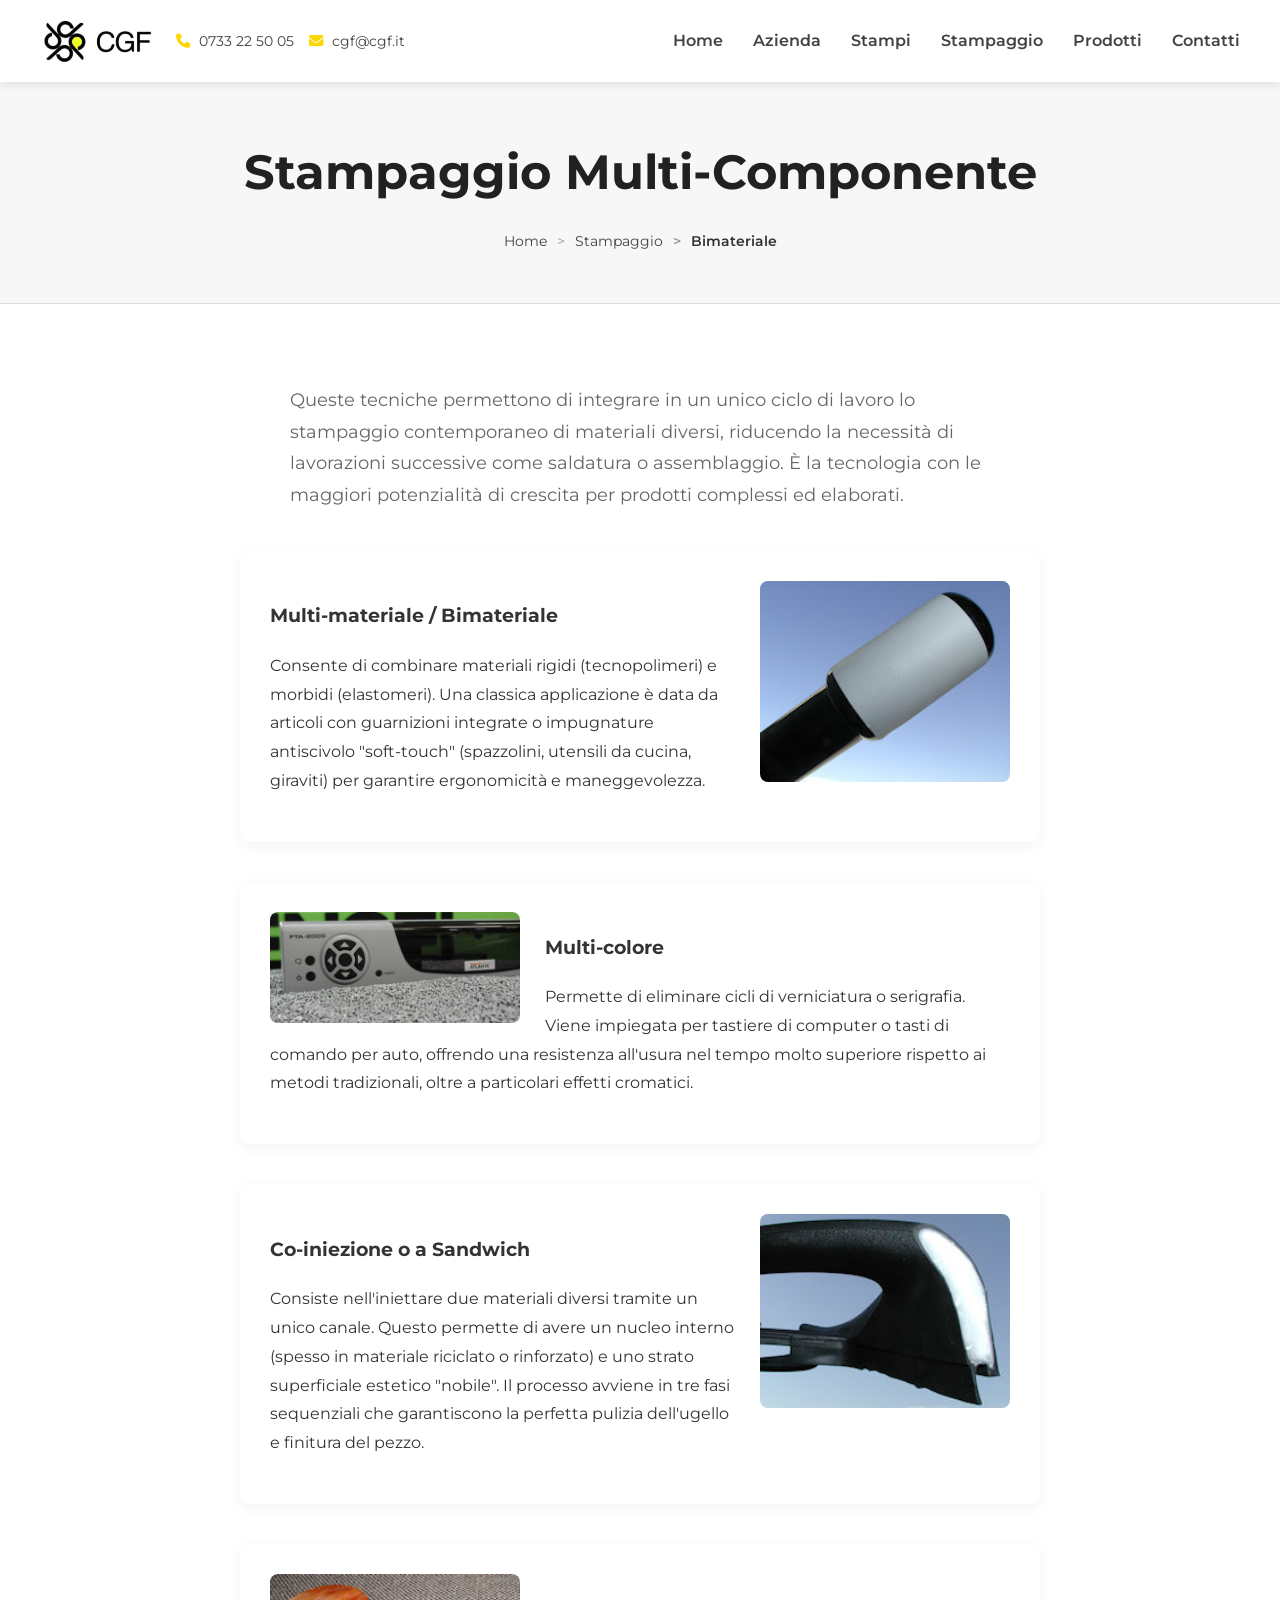
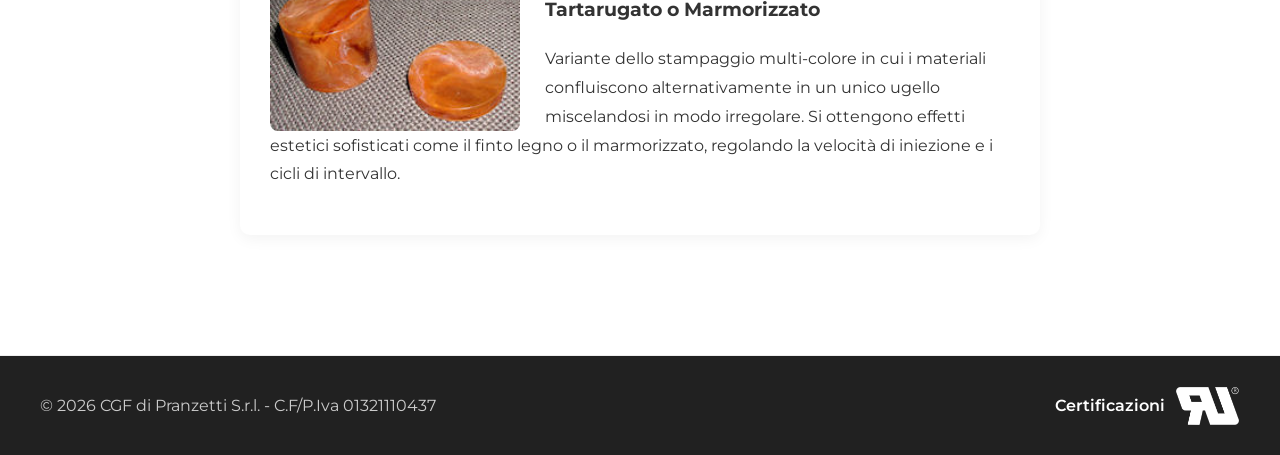
<file: stampaggio-bimateriale.html>
<!DOCTYPE html>

<html lang="it">
<head>
    <meta charset="UTF-8">
    <meta name="viewport" content="width=device-width, initial-scale=1.0">
    <title>Stampaggio - CGF di Pranzetti</title>
	<link rel="icon" href="img/logoCGF2.png" type="image/png">
    <link rel="stylesheet" href="style.css">
    <link rel="preconnect" href="https://fonts.googleapis.com">
    <link rel="preconnect" href="https://fonts.gstatic.com" crossorigin>
    <link href="https://fonts.googleapis.com/css2?family=Montserrat:wght@400;600;700&display=swap" rel="stylesheet">
    <link rel="stylesheet" href="https://cdnjs.cloudflare.com/ajax/libs/font-awesome/6.4.2/css/all.min.css">
</head>
<body>

    <header>
    <div class="container">
        <div class="header-left-section">
            <a href="index.html" class="logo-img-container"><img src="img/logoCGF.png" alt="Logo CGF di Pranzetti" class="logo-image"></a>
            <div class="header-contact-info">
                <a href="tel:+390733225005"><i class="fas fa-phone"></i> 0733 22 50 05</a>
                <a href="mailto:cgf@cgf.it"><i class="fas fa-envelope"></i> cgf@cgf.it</a>
            </div>
        </div>
        <nav class="main-nav">
            <ul>
                <li><a href="index.html">Home</a></li>
                    <li><a href="azienda.html">Azienda</a></li>
                    <li><a href="stampi.html">Stampi</a></li>
                    <li><a href="stampaggio.html">Stampaggio</a></li>
                    <li><a href="prodotti.html">Prodotti</a></li>
                    <li><a href="contatti.html">Contatti</a></li>
            </ul>
        </nav>
        <button class="hamburger" id="hamburger-menu"><i class="fas fa-bars"></i></button>
    </div>
</header>
<main>
    <section class="page-header">
        <div class="container">
            <h1>Stampaggio Multi-Componente</h1>
            <nav aria-label="breadcrumb">
                <ol class="breadcrumb">
                    <li class="breadcrumb-item"><a href="index.html">Home</a></li>
                    <li class="breadcrumb-item"><a href="stampaggio.html">Stampaggio</a></li>
                    <li class="breadcrumb-item active" aria-current="page">Bimateriale</li>
                </ol>
            </nav>
        </div>
    </section>

    <section class="content-section">
        <div class="container text-content">
            <p class="section-subtitle" style="text-align: left; margin-bottom: 40px;">Queste tecniche permettono di integrare in un unico ciclo di lavoro lo stampaggio contemporaneo di materiali diversi, riducendo la necessità di lavorazioni successive come saldatura o assemblaggio. È la tecnologia con le maggiori potenzialità di crescita per prodotti complessi ed elaborati.</p>

            <div style="margin-top: 40px; overflow: hidden; background: #fff; padding: 30px; border-radius: 10px; box-shadow: 0 4px 15px rgba(0,0,0,0.05);">
                <img src="img/bimateriale.jpg" alt="Stampaggio Bimateriale" style="float: right; width: 250px; margin-left: 25px; border-radius: 8px;">
                <h3>Multi-materiale / Bimateriale</h3>
                <p>Consente di combinare materiali rigidi (tecnopolimeri) e morbidi (elastomeri). Una classica applicazione è data da articoli con guarnizioni integrate o impugnature antiscivolo "soft-touch" (spazzolini, utensili da cucina, giraviti) per garantire ergonomicità e maneggevolezza.</p>
            </div>

            <div style="margin-top: 40px; overflow: hidden; background: #fff; padding: 30px; border-radius: 10px; box-shadow: 0 4px 15px rgba(0,0,0,0.05);">
                <img src="img/multicolore.png" alt="Stampaggio Multi-colore" style="float: left; width: 250px; margin-right: 25px; border-radius: 8px;">
                <h3>Multi-colore</h3>
                <p>Permette di eliminare cicli di verniciatura o serigrafia. Viene impiegata per tastiere di computer o tasti di comando per auto, offrendo una resistenza all'usura nel tempo molto superiore rispetto ai metodi tradizionali, oltre a particolari effetti cromatici.</p>
            </div>

            <div style="margin-top: 40px; overflow: hidden; background: #fff; padding: 30px; border-radius: 10px; box-shadow: 0 4px 15px rgba(0,0,0,0.05);">
                <img src="img/sandwich.jpg" alt="Stampaggio Sandwich" style="float: right; width: 250px; margin-left: 25px; border-radius: 8px;">
                <h3>Co-iniezione o a Sandwich</h3>
                <p>Consiste nell'iniettare due materiali diversi tramite un unico canale. Questo permette di avere un nucleo interno (spesso in materiale riciclato o rinforzato) e uno strato superficiale estetico "nobile". Il processo avviene in tre fasi sequenziali che garantiscono la perfetta pulizia dell'ugello e finitura del pezzo.</p>
            </div>

            <div style="margin-top: 40px; overflow: hidden; background: #fff; padding: 30px; border-radius: 10px; box-shadow: 0 4px 15px rgba(0,0,0,0.05);">
                <img src="img/tartarugato.jpg" alt="Stampaggio Tartarugato" style="float: left; width: 250px; margin-right: 25px; border-radius: 8px;">
                <h3>Tartarugato o Marmorizzato</h3>
                <p>Variante dello stampaggio multi-colore in cui i materiali confluiscono alternativamente in un unico ugello miscelandosi in modo irregolare. Si ottengono effetti estetici sofisticati come il finto legno o il marmorizzato, regolando la velocità di iniezione e i cicli di intervallo.</p>
            </div>
        </div>
    </section>
</main>
<footer>
    <div class="container footer-content">
        <p>&copy; <span id="year"></span> CGF di Pranzetti S.r.l. - C.F/P.Iva 01321110437</p>
        
        <div class="footer-certificazioni">
            <a href="https://productiq.ulprospector.com/en/profile/8933449/qmmy2.e546457?term=QMMY2&page=142" target="_blank" rel="noopener noreferrer">
                <span>Certificazioni</span>
                <img src="img/logoUL.png" alt="Logo Certificazione UL" class="logo-cert">
            </a>
        </div>
    </div>
</footer>

    <script src="script.js"></script>
</body>
</html>
</file>
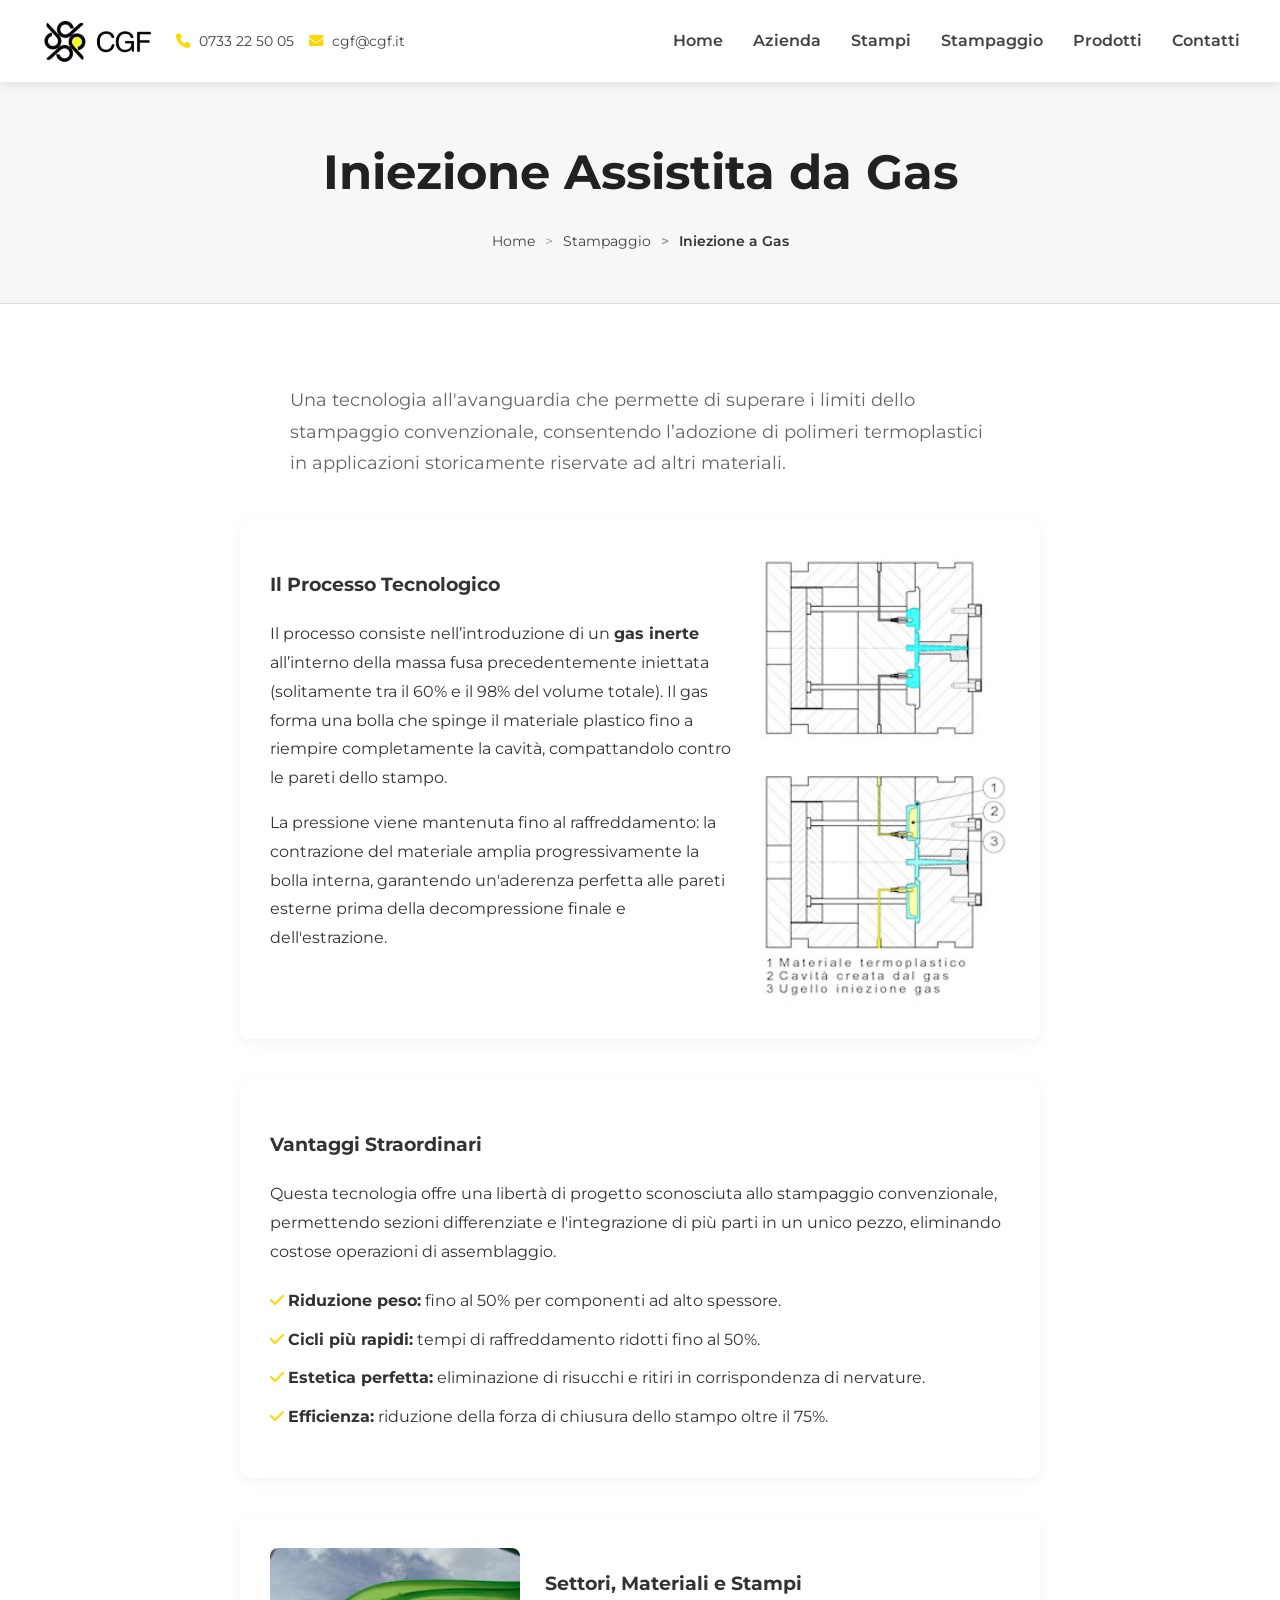
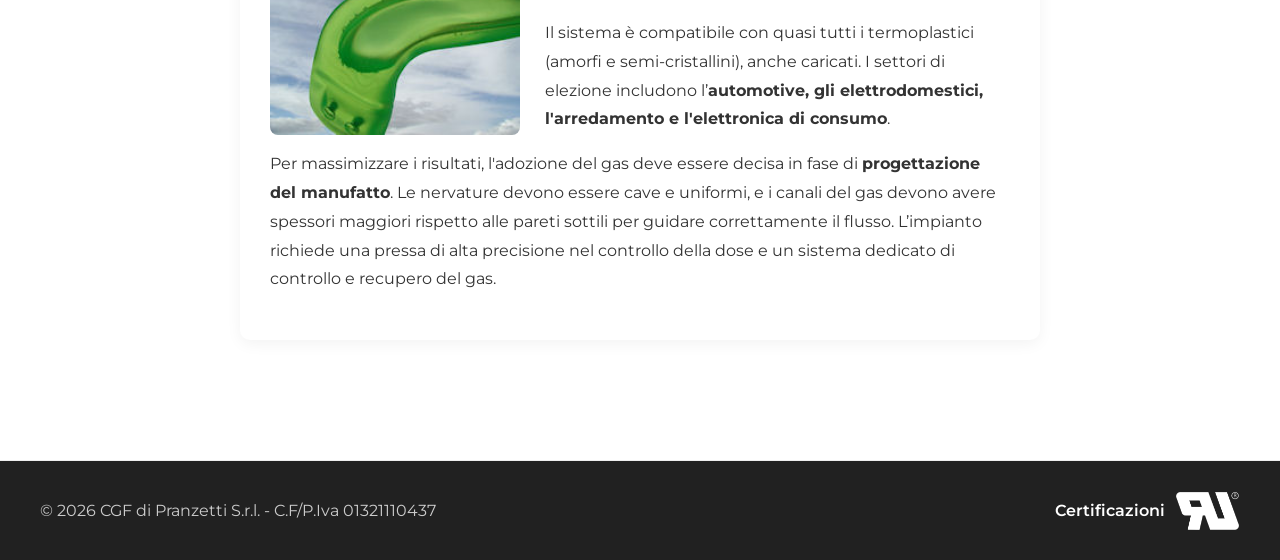
<file: stampaggio-gas.html>
<!DOCTYPE html>

<html lang="it">
<head>
    <meta charset="UTF-8">
    <meta name="viewport" content="width=device-width, initial-scale=1.0">
    <title>Stampaggio - CGF di Pranzetti</title>
	<link rel="icon" href="img/logoCGF2.png" type="image/png">
    <link rel="stylesheet" href="style.css">
    <link rel="preconnect" href="https://fonts.googleapis.com">
    <link rel="preconnect" href="https://fonts.gstatic.com" crossorigin>
    <link href="https://fonts.googleapis.com/css2?family=Montserrat:wght@400;600;700&display=swap" rel="stylesheet">
    <link rel="stylesheet" href="https://cdnjs.cloudflare.com/ajax/libs/font-awesome/6.4.2/css/all.min.css">
</head>
<body>

    <header>
    <div class="container">
        <div class="header-left-section">
            <a href="index.html" class="logo-img-container"><img src="img/logoCGF.png" alt="Logo CGF di Pranzetti" class="logo-image"></a>
            <div class="header-contact-info">
                <a href="tel:+390733225005"><i class="fas fa-phone"></i> 0733 22 50 05</a>
                <a href="mailto:cgf@cgf.it"><i class="fas fa-envelope"></i> cgf@cgf.it</a>
            </div>
        </div>
        <nav class="main-nav">
            <ul>
                <li><a href="index.html">Home</a></li>
                    <li><a href="azienda.html">Azienda</a></li>
                    <li><a href="stampi.html">Stampi</a></li>
                    <li><a href="stampaggio.html">Stampaggio</a></li>
                    <li><a href="prodotti.html">Prodotti</a></li>
                    <li><a href="contatti.html">Contatti</a></li>
            </ul>
        </nav>
        <button class="hamburger" id="hamburger-menu"><i class="fas fa-bars"></i></button>
    </div>
</header>
<main>
    <section class="page-header">
        <div class="container">
            <h1>Iniezione Assistita da Gas</h1>
            <nav aria-label="breadcrumb">
                <ol class="breadcrumb">
                    <li class="breadcrumb-item"><a href="index.html">Home</a></li>
                    <li class="breadcrumb-item"><a href="stampaggio.html">Stampaggio</a></li>
                    <li class="breadcrumb-item active" aria-current="page">Iniezione a Gas</li>
                </ol>
            </nav>
        </div>
    </section>

    <section class="content-section">
        <div class="container text-content">
            <p class="section-subtitle" style="text-align: left; margin-bottom: 40px;">Una tecnologia all'avanguardia che permette di superare i limiti dello stampaggio convenzionale, consentendo l’adozione di polimeri termoplastici in applicazioni storicamente riservate ad altri materiali.</p>

            <div style="margin-top: 40px; overflow: hidden; background: #fff; padding: 30px; border-radius: 10px; box-shadow: 0 4px 15px rgba(0,0,0,0.05);">
                <img src="img/gas-processo.jpg" alt="Processo Iniezione Gas" style="float: right; width: 250px; margin-left: 25px; border-radius: 8px;">
                <h3>Il Processo Tecnologico</h3>
                <p>Il processo consiste nell’introduzione di un <strong>gas inerte</strong> all’interno della massa fusa precedentemente iniettata (solitamente tra il 60% e il 98% del volume totale). Il gas forma una bolla che spinge il materiale plastico fino a riempire completamente la cavità, compattandolo contro le pareti dello stampo.</p>
                <p>La pressione viene mantenuta fino al raffreddamento: la contrazione del materiale amplia progressivamente la bolla interna, garantendo un'aderenza perfetta alle pareti esterne prima della decompressione finale e dell'estrazione.</p>
            </div>

            <div style="margin-top: 40px; overflow: hidden; background: #fff; padding: 30px; border-radius: 10px; box-shadow: 0 4px 15px rgba(0,0,0,0.05);">
                <h3>Vantaggi Straordinari</h3>
                <p>Questa tecnologia offre una libertà di progetto sconosciuta allo stampaggio convenzionale, permettendo sezioni differenziate e l'integrazione di più parti in un unico pezzo, eliminando costose operazioni di assemblaggio.</p>
                <ul style="list-style-type: none; padding-left: 0; margin-top: 20px;">
                    <li style="margin-bottom: 10px;"><i class="fas fa-check" style="color: var(--colore-accento);"></i> <strong>Riduzione peso:</strong> fino al 50% per componenti ad alto spessore.</li>
                    <li style="margin-bottom: 10px;"><i class="fas fa-check" style="color: var(--colore-accento);"></i> <strong>Cicli più rapidi:</strong> tempi di raffreddamento ridotti fino al 50%.</li>
                    <li style="margin-bottom: 10px;"><i class="fas fa-check" style="color: var(--colore-accento);"></i> <strong>Estetica perfetta:</strong> eliminazione di risucchi e ritiri in corrispondenza di nervature.</li>
                    <li style="margin-bottom: 10px;"><i class="fas fa-check" style="color: var(--colore-accento);"></i> <strong>Efficienza:</strong> riduzione della forza di chiusura dello stampo oltre il 75%.</li>
                </ul>
            </div>

            <div style="margin-top: 40px; overflow: hidden; background: #fff; padding: 30px; border-radius: 10px; box-shadow: 0 4px 15px rgba(0,0,0,0.05);">
                <img src="img/gas-settori.jpg" alt="Applicazioni Iniezione Gas" style="float: left; width: 250px; margin-right: 25px; border-radius: 8px;">
                <h3>Settori, Materiali e Stampi</h3>
                <p>Il sistema è compatibile con quasi tutti i termoplastici (amorfi e semi-cristallini), anche caricati. I settori di elezione includono l’<strong>automotive, gli elettrodomestici, l'arredamento e l'elettronica di consumo</strong>.</p>
                <p>Per massimizzare i risultati, l'adozione del gas deve essere decisa in fase di <strong>progettazione del manufatto</strong>. Le nervature devono essere cave e uniformi, e i canali del gas devono avere spessori maggiori rispetto alle pareti sottili per guidare correttamente il flusso. L’impianto richiede una pressa di alta precisione nel controllo della dose e un sistema dedicato di controllo e recupero del gas.</p>
            </div>
        </div>
    </section>
</main>
<footer>
    <div class="container footer-content">
        <p>&copy; <span id="year"></span> CGF di Pranzetti S.r.l. - C.F/P.Iva 01321110437</p>
        
        <div class="footer-certificazioni">
            <a href="https://productiq.ulprospector.com/en/profile/8933449/qmmy2.e546457?term=QMMY2&page=142" target="_blank" rel="noopener noreferrer">
                <span>Certificazioni</span>
                <img src="img/logoUL.png" alt="Logo Certificazione UL" class="logo-cert">
            </a>
        </div>
    </div>
</footer>

    <script src="script.js"></script>
</body>
</html>
</file>
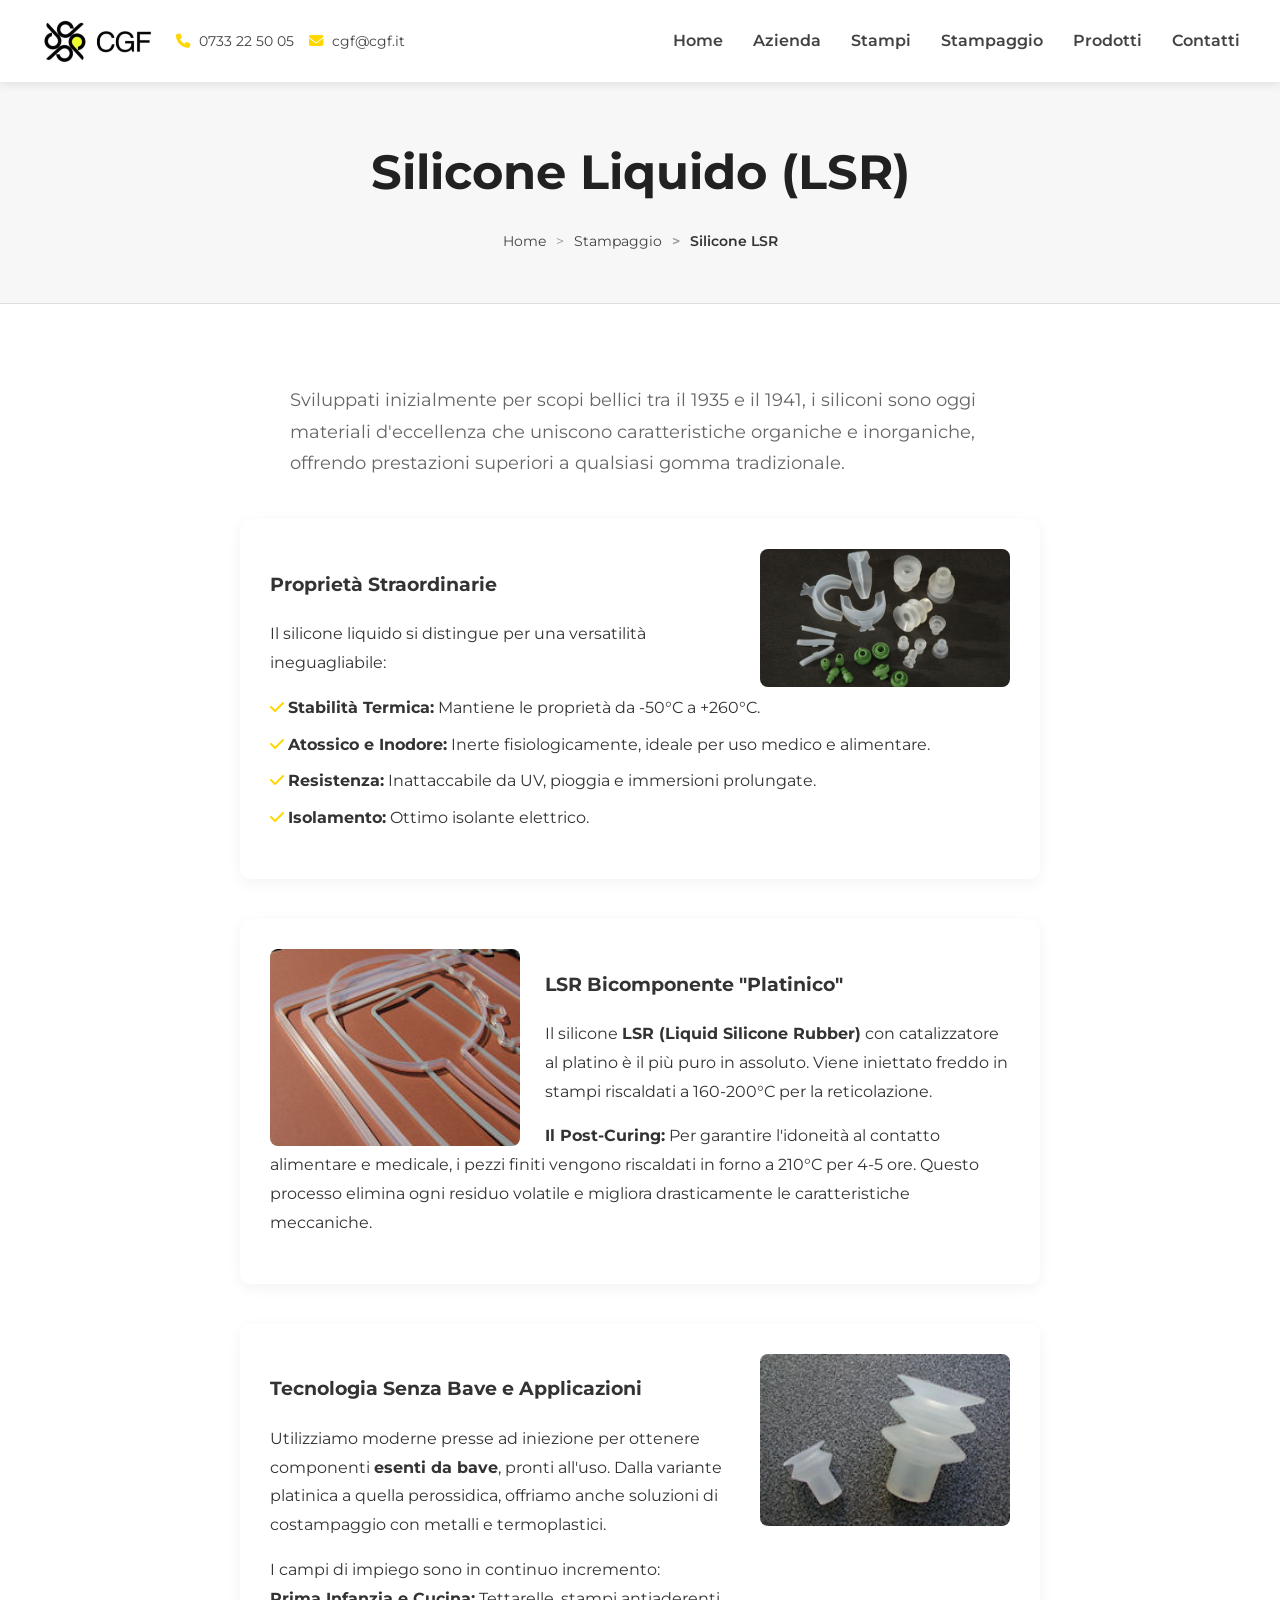
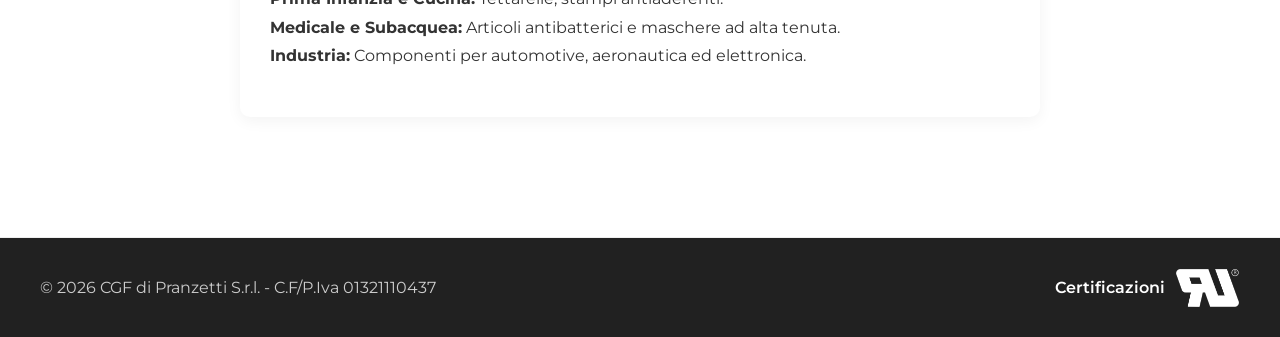
<file: stampaggio-silicone.html>
<!DOCTYPE html>

<html lang="it">
<head>
    <meta charset="UTF-8">
    <meta name="viewport" content="width=device-width, initial-scale=1.0">
    <title>Stampaggio - CGF di Pranzetti</title>
	<link rel="icon" href="img/logoCGF2.png" type="image/png">
    <link rel="stylesheet" href="style.css">
    <link rel="preconnect" href="https://fonts.googleapis.com">
    <link rel="preconnect" href="https://fonts.gstatic.com" crossorigin>
    <link href="https://fonts.googleapis.com/css2?family=Montserrat:wght@400;600;700&display=swap" rel="stylesheet">
    <link rel="stylesheet" href="https://cdnjs.cloudflare.com/ajax/libs/font-awesome/6.4.2/css/all.min.css">
</head>
<body>

    <header>
    <div class="container">
        <div class="header-left-section">
            <a href="index.html" class="logo-img-container"><img src="img/logoCGF.png" alt="Logo CGF di Pranzetti" class="logo-image"></a>
            <div class="header-contact-info">
                <a href="tel:+390733225005"><i class="fas fa-phone"></i> 0733 22 50 05</a>
                <a href="mailto:cgf@cgf.it"><i class="fas fa-envelope"></i> cgf@cgf.it</a>
            </div>
        </div>
        <nav class="main-nav">
            <ul>
                <li><a href="index.html">Home</a></li>
                    <li><a href="azienda.html">Azienda</a></li>
                    <li><a href="stampi.html">Stampi</a></li>
                    <li><a href="stampaggio.html">Stampaggio</a></li>
                    <li><a href="prodotti.html">Prodotti</a></li>
                    <li><a href="contatti.html">Contatti</a></li>
            </ul>
        </nav>
        <button class="hamburger" id="hamburger-menu"><i class="fas fa-bars"></i></button>
    </div>
</header>
<main>
    <section class="page-header">
        <div class="container">
            <h1>Silicone Liquido (LSR)</h1>
            <nav aria-label="breadcrumb">
                <ol class="breadcrumb">
                    <li class="breadcrumb-item"><a href="index.html">Home</a></li>
                    <li class="breadcrumb-item"><a href="stampaggio.html">Stampaggio</a></li>
                    <li class="breadcrumb-item active" aria-current="page">Silicone LSR</li>
                </ol>
            </nav>
        </div>
    </section>

    <section class="content-section">
        <div class="container text-content">
            <p class="section-subtitle" style="text-align: left; margin-bottom: 40px;">Sviluppati inizialmente per scopi bellici tra il 1935 e il 1941, i siliconi sono oggi materiali d'eccellenza che uniscono caratteristiche organiche e inorganiche, offrendo prestazioni superiori a qualsiasi gomma tradizionale.</p>

            <div style="margin-top: 40px; overflow: hidden; background: #fff; padding: 30px; border-radius: 10px; box-shadow: 0 4px 15px rgba(0,0,0,0.05);">
                <img src="img/silicone-proprieta.png" alt="Proprietà Silicone" style="float: right; width: 250px; margin-left: 25px; border-radius: 8px;">
                <h3>Proprietà Straordinarie</h3>
                <p>Il silicone liquido si distingue per una versatilità ineguagliabile:</p>
                <ul style="list-style-type: none; padding-left: 0; margin-top: 15px;">
                    <li style="margin-bottom: 8px;"><i class="fas fa-check" style="color: var(--colore-accento);"></i> <strong>Stabilità Termica:</strong> Mantiene le proprietà da -50°C a +260°C.</li>
                    <li style="margin-bottom: 8px;"><i class="fas fa-check" style="color: var(--colore-accento);"></i> <strong>Atossico e Inodore:</strong> Inerte fisiologicamente, ideale per uso medico e alimentare.</li>
                    <li style="margin-bottom: 8px;"><i class="fas fa-check" style="color: var(--colore-accento);"></i> <strong>Resistenza:</strong> Inattaccabile da UV, pioggia e immersioni prolungate.</li>
                    <li style="margin-bottom: 8px;"><i class="fas fa-check" style="color: var(--colore-accento);"></i> <strong>Isolamento:</strong> Ottimo isolante elettrico.</li>
                </ul>
            </div>

            <div style="margin-top: 40px; overflow: hidden; background: #fff; padding: 30px; border-radius: 10px; box-shadow: 0 4px 15px rgba(0,0,0,0.05);">
                <img src="img/silicone-processo.jpg" alt="Processo LSR" style="float: left; width: 250px; margin-right: 25px; border-radius: 8px;">
                <h3>LSR Bicomponente "Platinico"</h3>
                <p>Il silicone <strong>LSR (Liquid Silicone Rubber)</strong> con catalizzatore al platino è il più puro in assoluto. Viene iniettato freddo in stampi riscaldati a 160-200°C per la reticolazione.</p>
                <p><strong>Il Post-Curing:</strong> Per garantire l'idoneità al contatto alimentare e medicale, i pezzi finiti vengono riscaldati in forno a 210°C per 4-5 ore. Questo processo elimina ogni residuo volatile e migliora drasticamente le caratteristiche meccaniche.</p>
            </div>

            <div style="margin-top: 40px; overflow: hidden; background: #fff; padding: 30px; border-radius: 10px; box-shadow: 0 4px 15px rgba(0,0,0,0.05);">
                <img src="img/silicone-medicale.jpg" alt="Tecnologia Silicone" style="float: right; width: 250px; margin-left: 25px; border-radius: 8px;">
                <h3>Tecnologia Senza Bave e Applicazioni</h3>
                <p>Utilizziamo moderne presse ad iniezione per ottenere componenti <strong>esenti da bave</strong>, pronti all'uso. Dalla variante platinica a quella perossidica, offriamo anche soluzioni di costampaggio con metalli e termoplastici.</p>
                <p>I campi di impiego sono in continuo incremento: <br>
                <strong>Prima Infanzia e Cucina:</strong> Tettarelle, stampi antiaderenti.<br>
                <strong>Medicale e Subacquea:</strong> Articoli antibatterici e maschere ad alta tenuta.<br>
                <strong>Industria:</strong> Componenti per automotive, aeronautica ed elettronica.</p>
            </div>
        </div>
    </section>
</main>
<footer>
    <div class="container footer-content">
        <p>&copy; <span id="year"></span> CGF di Pranzetti S.r.l. - C.F/P.Iva 01321110437</p>
        
        <div class="footer-certificazioni">
            <a href="https://productiq.ulprospector.com/en/profile/8933449/qmmy2.e546457?term=QMMY2&page=142" target="_blank" rel="noopener noreferrer">
                <span>Certificazioni</span>
                <img src="img/logoUL.png" alt="Logo Certificazione UL" class="logo-cert">
            </a>
        </div>
    </div>
</footer>

    <script src="script.js"></script>
</body>
</html>
</file>
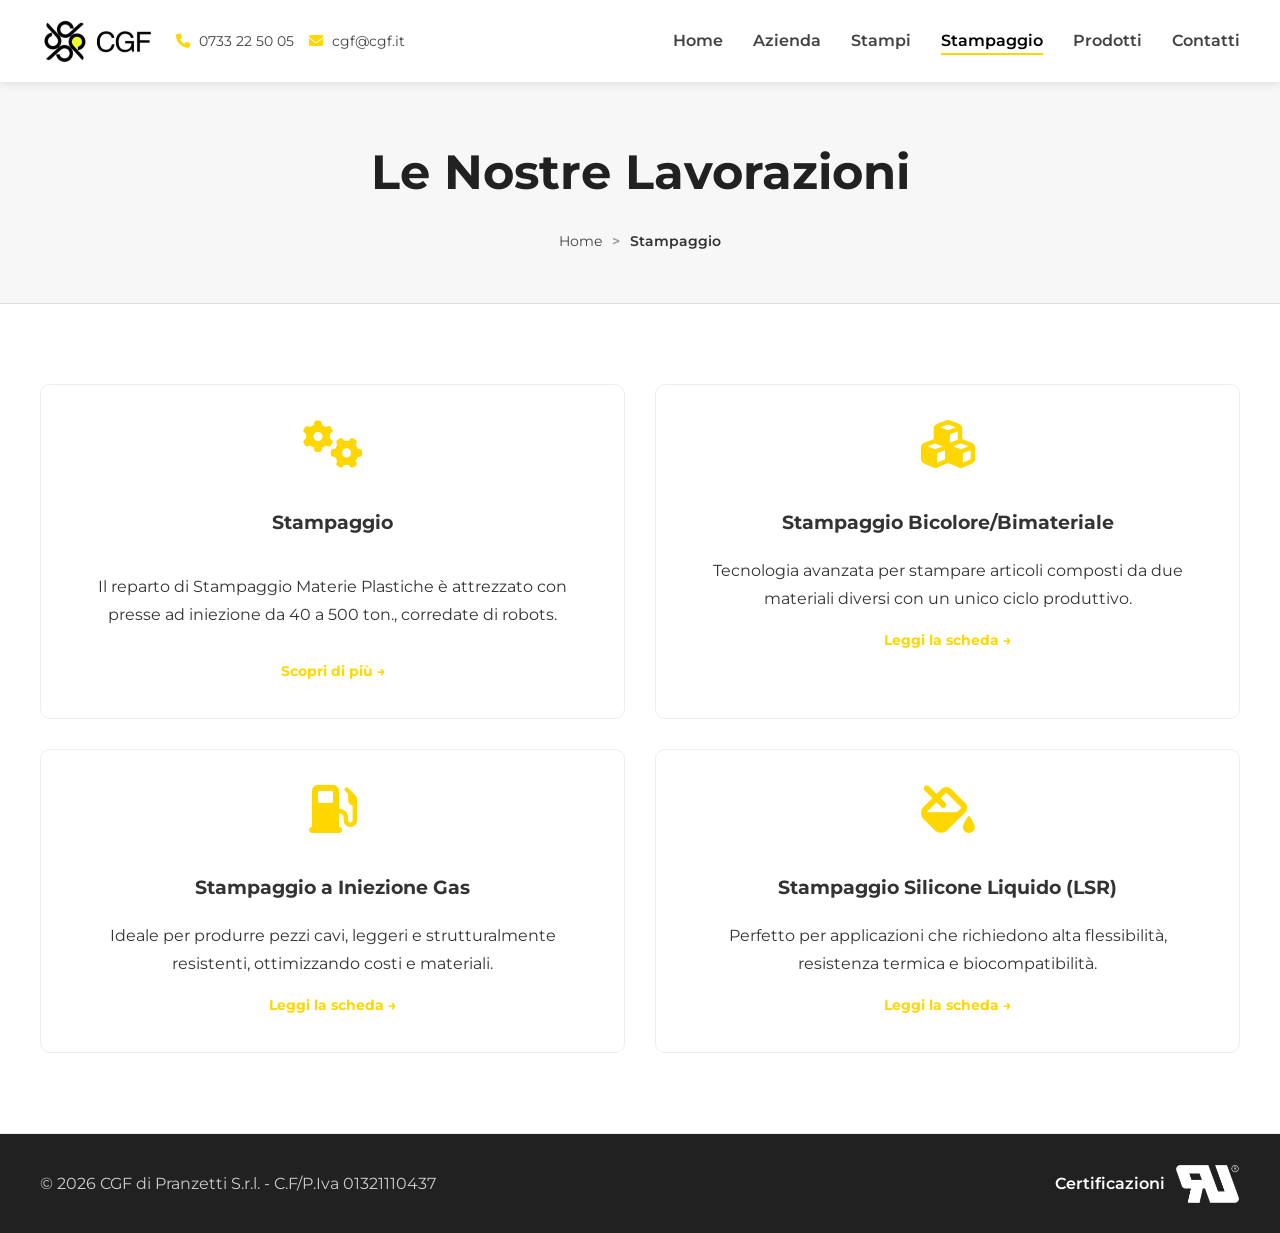
<file: stampaggio.html>
<!DOCTYPE html>

<html lang="it">
<head>
    <meta charset="UTF-8">
    <meta name="viewport" content="width=device-width, initial-scale=1.0">
    <title>Stampaggio - CGF di Pranzetti</title>
	<link rel="icon" href="img/logoCGF2.png" type="image/png">
    <link rel="stylesheet" href="style.css">
    <link rel="preconnect" href="https://fonts.googleapis.com">
    <link rel="preconnect" href="https://fonts.gstatic.com" crossorigin>
    <link href="https://fonts.googleapis.com/css2?family=Montserrat:wght@400;600;700&display=swap" rel="stylesheet">
    <link rel="stylesheet" href="https://cdnjs.cloudflare.com/ajax/libs/font-awesome/6.4.2/css/all.min.css">
</head>
<body>

    <header>
    <div class="container">
        <div class="header-left-section">
            <a href="index.html" class="logo-img-container"><img src="img/logoCGF.png" alt="Logo CGF di Pranzetti" class="logo-image"></a>
            <div class="header-contact-info">
                <a href="tel:+390733225005"><i class="fas fa-phone"></i> 0733 22 50 05</a>
                <a href="mailto:cgf@cgf.it"><i class="fas fa-envelope"></i> cgf@cgf.it</a>
            </div>
        </div>
        <nav class="main-nav">
            <ul>
                <li><a href="index.html">Home</a></li>
                    <li><a href="azienda.html">Azienda</a></li>
                    <li><a href="stampi.html">Stampi</a></li>
                    <li><a href="stampaggio.html">Stampaggio</a></li>
                    <li><a href="prodotti.html">Prodotti</a></li>
                    <li><a href="contatti.html">Contatti</a></li>
            </ul>
        </nav>
        <button class="hamburger" id="hamburger-menu"><i class="fas fa-bars"></i></button>
    </div>
</header>

<main>
        <section class="page-header">
            <div class="container">
                <h1>Le Nostre Lavorazioni</h1>
                <nav aria-label="breadcrumb">
                    <ol class="breadcrumb">
                        <li class="breadcrumb-item"><a href="index.html">Home</a></li>
                        <li class="breadcrumb-item active" aria-current="page">Stampaggio</li>
                    </ol>
                </nav>
            </div>
        </section>

        <section class="content-section">
            <div class="container">
                <div class="grid-layout cols-2">
                    
                    <!-- Modale 1 mantenuto (testo breve) -->
                    <div class="card card-cliccabile" data-modale="modale-1">
                        <i class="fas fa-cogs card-icon"></i>
                        <h3>Stampaggio</h3>
                        <p>Il reparto di Stampaggio Materie Plastiche è attrezzato con presse ad iniezione da 40 a 500 ton., corredate di robots.</p>
                        <span class="scopri-di-piu">Scopri di più &rarr;</span>
                    </div>

                    <!-- Link alle nuove pagine -->
                    <a href="stampaggio-bimateriale.html" class="card" style="text-decoration: none; color: inherit; display: block;">
                        <i class="fas fa-cubes card-icon"></i>
                        <h3>Stampaggio Bicolore/Bimateriale</h3>
                        <p>Tecnologia avanzata per stampare articoli composti da due materiali diversi con un unico ciclo produttivo.</p>
                        <span class="scopri-di-piu">Leggi la scheda &rarr;</span>
                    </a>

                    <a href="stampaggio-gas.html" class="card" style="text-decoration: none; color: inherit; display: block;">
                        <i class="fas fa-gas-pump card-icon"></i>
                        <h3>Stampaggio a Iniezione Gas</h3>
                        <p>Ideale per produrre pezzi cavi, leggeri e strutturalmente resistenti, ottimizzando costi e materiali.</p>
                        <span class="scopri-di-piu">Leggi la scheda &rarr;</span>
                    </a>

                    <a href="stampaggio-silicone.html" class="card" style="text-decoration: none; color: inherit; display: block;">
                        <i class="fas fa-fill-drip card-icon"></i>
                        <h3>Stampaggio Silicone Liquido (LSR)</h3>
                        <p>Perfetto per applicazioni che richiedono alta flessibilità, resistenza termica e biocompatibilità.</p>
                        <span class="scopri-di-piu">Leggi la scheda &rarr;</span>
                    </a>
                </div>
            </div>

            <!-- Modale 1 (rimasto invariato) -->
            <div id="modale-1" class="finestra-modale">
                <div class="modale-contenuto">
                    <span class="chiudi-modale">&times;</span>
                    <h2>Stampaggio</h2>
                    <p>Il reparto produttivo si avvale inoltre di una serie di attrezzature complementari, in grado di garantire un elevato standard di produzione, ottimale ed efficiente dal punto di vista del rapporto qualità-prezzo.</p>
                    <p>Inoltre completiamo il servizio alla nostra clientela con:</p>
                    <ul>
                        <li>Tampografia</li>
                        <li>Assemblaggi</li>
                        <li>Riprese di lavorazioni</li>
                        <li>Saldatura</li>
                        <li>Imballaggi</li>
                    </ul>
                </div>
            </div>
        </section>
    </main>

    <footer>
    <div class="container footer-content">
        <p>&copy; <span id="year"></span> CGF di Pranzetti S.r.l. - C.F/P.Iva 01321110437</p>
        
        <div class="footer-certificazioni">
            <a href="https://productiq.ulprospector.com/en/profile/8933449/qmmy2.e546457?term=QMMY2&page=142" target="_blank" rel="noopener noreferrer">
                <span>Certificazioni</span>
                <img src="img/logoUL.png" alt="Logo Certificazione UL" class="logo-cert">
            </a>
        </div>
    </div>
</footer>

    <script src="script.js"></script>
</body>
</html>
</file>
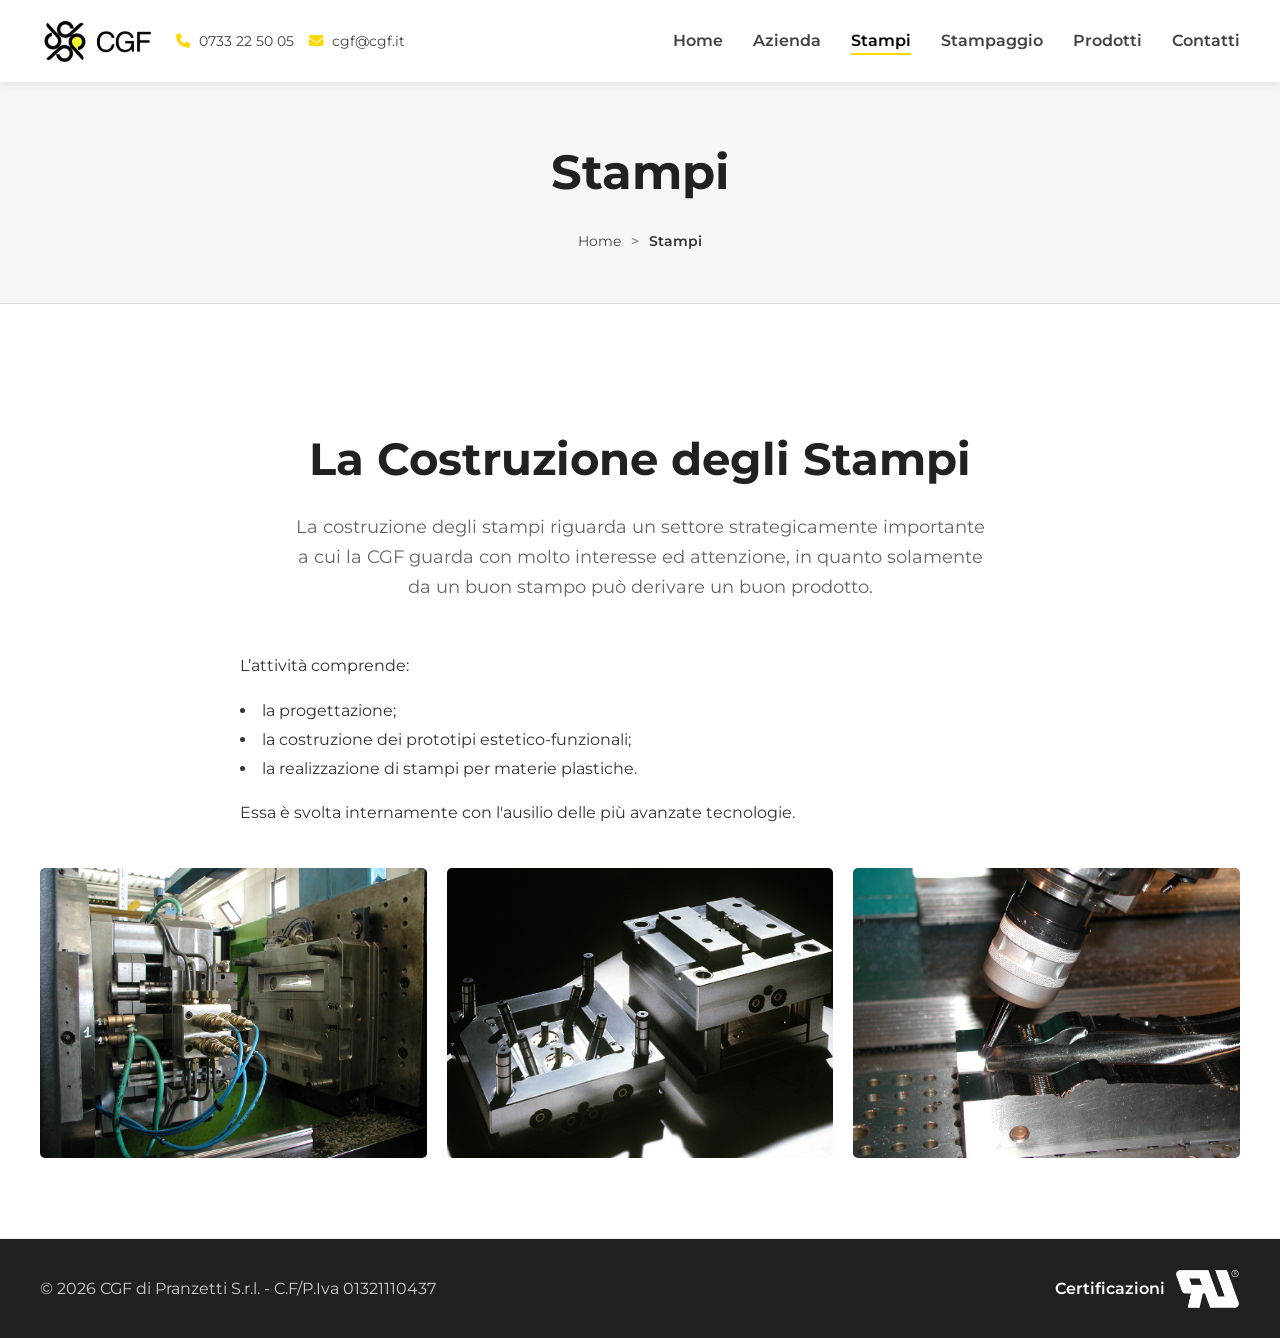
<file: stampi.html>
<!DOCTYPE html>
<html lang="it">
<head>
    <meta charset="UTF-8">
    <meta name="viewport" content="width=device-width, initial-scale=1.0">
    <title>Stampi - CGF di Pranzetti</title>
	<link rel="icon" href="img/logoCGF2.png" type="image/png">
    <link rel="stylesheet" href="style.css">
    <link rel="preconnect" href="https://fonts.googleapis.com">
    <link rel="preconnect" href="https://fonts.gstatic.com" crossorigin>
    <link href="https://fonts.googleapis.com/css2?family=Montserrat:wght@400;600;700&display=swap" rel="stylesheet">
    <link rel="stylesheet" href="https://cdnjs.cloudflare.com/ajax/libs/font-awesome/6.4.2/css/all.min.css">
</head>
<body>

    <header>
    <div class="container">
        <div class="header-left-section">
            <a href="index.html" class="logo-img-container"><img src="img/logoCGF.png" alt="Logo CGF di Pranzetti" class="logo-image"></a>
            <div class="header-contact-info">
                <a href="tel:+390733225005"><i class="fas fa-phone"></i> 0733 22 50 05</a>
                <a href="mailto:cgf@cgf.it"><i class="fas fa-envelope"></i> cgf@cgf.it</a>
            </div>
        </div>
        <nav class="main-nav">
            <ul>
                <li><a href="index.html">Home</a></li>
                    <li><a href="azienda.html">Azienda</a></li>
                    <li><a href="stampi.html">Stampi</a></li>
                    <li><a href="stampaggio.html">Stampaggio</a></li>
                    <li><a href="prodotti.html">Prodotti</a></li>
                    <li><a href="contatti.html">Contatti</a></li>
            </ul>
        </nav>
        <button class="hamburger" id="hamburger-menu"><i class="fas fa-bars"></i></button>
    </div>
</header>

    <main>
        <section class="page-header">
            <div class="container">
                <h1>Stampi</h1>
                <nav aria-label="breadcrumb">
                    <ol class="breadcrumb">
                        <li class="breadcrumb-item"><a href="index.html">Home</a></li>
                        <li class="breadcrumb-item active" aria-current="page">Stampi</li>
                    </ol>
                </nav>
            </div>
        </section>

        <section class="content-section">
    <div class="container">
        <h2 class="section-title">La Costruzione degli Stampi</h2>
        
        <p class="section-subtitle">
            La costruzione degli stampi riguarda un settore strategicamente importante a cui la CGF guarda con molto interesse ed attenzione, in quanto solamente da un buon stampo può derivare un buon prodotto.
        </p>

        <div class="text-content">
            <p>L’attività comprende:</p>
            <ul>
                <li>la progettazione;</li>
                <li>la costruzione dei prototipi estetico-funzionali;</li>
                <li>la realizzazione di stampi per materie plastiche.</li>
            </ul>
            <p>Essa è svolta internamente con l'ausilio delle più avanzate tecnologie.</p>
        </div>

        <div class="photo-gallery cols-2">
            <img src="img/stampo1.png" alt="Progettazione stampo">
            <img src="img/stampo2.png" alt="Prototipo estetico-funzionale">
            <img src="img/stampo3.png" alt="Realizzazione stampo">
        </div>
    </div>
</section>
    </main>

    <footer>
    <div class="container footer-content">
        <p>&copy; <span id="year"></span> CGF di Pranzetti S.r.l. - C.F/P.Iva 01321110437</p>
        
        <div class="footer-certificazioni">
            <a href="https://productiq.ulprospector.com/en/profile/8933449/qmmy2.e546457?term=QMMY2&page=142" target="_blank" rel="noopener noreferrer">
                <span>Certificazioni</span>
                <img src="img/logoUL.png" alt="Logo Certificazione UL" class="logo-cert">
            </a>
        </div>
    </div>
</footer>

    <script src="script.js"></script>
</body>
</html>
</file>
<file: style.css>
/* --- IMPOSTAZIONI GLOBALI E VARIABILI (PALETTE NERO/GIALLO) --- */
:root {
    --colore-primario: #212121; /* Un grigio quasi nero, molto scuro */
    --colore-secondario: #424242; /* Grigio scuro per testo e dettagli */
    --colore-accento: #FFD700; /* Giallo oro, vibrante ma professionale */
    --colore-highlight: #FFC107; /* Un giallo leggermente più scuro per hover */
    --colore-testo: #333;
    --colore-sfondo: #ffffff;
    --colore-sfondo-light: #f7f7f7;
    --font-principale: 'Montserrat', sans-serif;
}

html { scroll-behavior: smooth; }
body {
    font-family: var(--font-principale);
    margin: 0;
    line-height: 1.7;
    background-color: var(--colore-sfondo);
    color: var(--colore-testo);
    overflow-x: hidden;
}
.container { max-width: 1200px; margin: 0 auto; padding: 0 25px; }

/* --- HEADER E NAVIGAZIONE --- */
header {
    background-color: rgba(255, 255, 255, 0.95);
    backdrop-filter: blur(10px);
    box-shadow: 0 2px 10px rgba(0, 0, 0, 0.1);
    padding: 1rem 0;
    position: sticky;
    top: 0;
    z-index: 1000;
    width: 100%;
}
header .container { display: flex; justify-content: space-between; align-items: center; }
.logo-img-container { display: flex; align-items: center; }
.logo-image { max-height: 50px; width: auto; }
.main-nav ul { list-style: none; display: flex; margin: 0; padding: 0; }
.main-nav ul li { margin-left: 30px; }
.main-nav ul li a {
    text-decoration: none;
    color: var(--colore-secondario);
    font-weight: 600;
    position: relative;
    padding: 5px 0;
    transition: color 0.3s ease;
}
.main-nav ul li a::after {
    content: '';
    position: absolute;
    bottom: 0;
    left: 0;
    width: 0;
    height: 2px;
    background-color: var(--colore-accento);
    transition: width 0.4s ease;
}
.main-nav ul li a:hover, .main-nav ul li a.active { color: #000; }
.main-nav ul li a:hover::after, .main-nav ul li a.active::after { width: 100%; }
.hamburger { display: none; background: none; border: none; font-size: 1.8rem; cursor: pointer; color: var(--colore-primario); }

/* --- SEZIONE HERO (SOLO HOMEPAGE) --- */
#hero {
    background: linear-gradient(rgba(0, 0, 0, 0.7), rgba(0, 0, 0, 0.6)), url('img/home3.jpg	') no-repeat center center/cover;
    color: #fff;
    min-height: 90vh;
    display: flex;
    align-items: center;
    justify-content: center;
    text-align: center;
}
.hero-content { max-width: 900px; }
.hero-content h1 { font-size: 4.5rem; margin-bottom: 1rem; font-weight: 700; text-shadow: 2px 2px 4px rgba(0,0,0,0.5); }
.hero-content p { font-size: 1.3rem; font-weight: 400; margin-bottom: 2rem; }
.cta-button {
    background-color: var(--colore-accento);
    color: #000; /* Testo nero su bottone giallo per contrasto */
    padding: 15px 35px;
    border-radius: 50px;
    text-decoration: none;
    font-weight: 700;
    transition: transform 0.3s ease, background-color 0.3s ease;
    display: inline-block;
}
.cta-button:hover { transform: translateY(-5px); background-color: var(--colore-highlight); }
.animate-hero-title { animation: slideInFromTop 1s ease-out forwards; }
.animate-hero-subtitle { animation: slideInFromTop 1.2s ease-out forwards; opacity: 0; animation-delay: 0.3s; }
@keyframes slideInFromTop {
    from { transform: translateY(-30px); opacity: 0; }
    to { transform: translateY(0); opacity: 1; }
}

/* --- PAGE HEADER E BREADCRUMB (PAGINE INTERNE) --- */
.page-header {
    background-color: var(--colore-sfondo-light);
    padding: 50px 0;
    text-align: center;
    border-bottom: 1px solid #ddd;
}
.page-header h1 {
    font-size: 3rem;
    color: var(--colore-primario);
    margin: 0;
}
.breadcrumb {
    display: flex;
    justify-content: center;
    list-style: none;
    padding: 0;
    margin: 15px 0 0 0;
    font-size: 0.9rem;
}
.breadcrumb-item a { color: var(--colore-secondario); text-decoration: none; }
.breadcrumb-item a:hover { text-decoration: underline; }
.breadcrumb-item.active { color: var(--colore-testo); font-weight: 600; }
.breadcrumb-item + .breadcrumb-item::before {
    content: '>';
    margin: 0 10px;
    color: #999;
}

/* --- SEZIONI DI CONTENUTO --- */
.content-section {
    padding-top: 80px; /* Imposta solo il margine superiore */
    padding-bottom: 80px; /* Imposta solo il margine inferiore */
    opacity: 0;
    transform: translateY(40px);
    transition: opacity 0.8s ease-out, transform 0.8s ease-out;
}.content-section.visible { opacity: 1; transform: translateY(0); }
.section-title { text-align: center; font-size: 2.8rem; margin-bottom: 15px; color: var(--colore-primario); }
.section-subtitle { text-align: center; max-width: 700px; margin: 0 auto 50px auto; font-size: 1.1rem; color: #666; }
.bg-light { background-color: var(--colore-sfondo-light); }

/* Contatori Animati */
.stats-counter { display: flex; justify-content: space-around; text-align: center; margin-top: 60px; }
.stat-item span { font-size: 3.5rem; font-weight: 700; color: var(--colore-primario); }
.stat-item p { font-size: 1.1rem; color: #555; margin-top: 5px; }

/* Card Lavorazioni e Homepage */
.grid-layout { 
    display: grid; 
    /* Questa è la regola DI BASE che useremo per i telefoni */
    grid-template-columns: repeat(auto-fit, minmax(280px, 1fr)); 
    gap: 30px; 
}

/* Applichiamo le regole per schermi più grandi SOLO se lo schermo è almeno 768px */
@media (min-width: 768px) {
    .grid-layout.cols-3 { 
        grid-template-columns: repeat(auto-fit, minmax(300px, 1fr)); 
    }
    .grid-layout.cols-2 { 
        grid-template-columns: repeat(auto-fit, minmax(400px, 1fr)); 
    }
}
.card {
    background-color: #fff;
    padding: 35px;
    border-radius: 10px;
    border: 1px solid #eee;
    text-align: center;
    transition: transform 0.3s ease, box-shadow 0.3s ease;
    display: flex;
    flex-direction: column;
}

.card:hover { transform: translateY(-10px); box-shadow: 0 15px 35px rgba(0, 0, 0, 0.08); }
.card-icon { font-size: 3rem; color: var(--colore-accento); margin-bottom: 20px; }
.card-link { margin-top: auto; padding-top: 15px; text-decoration: none; color: var(--colore-secondario); font-weight: 600; transition: color 0.3s; }
.card-link:hover { color: var(--colore-primario); }

/* Altre sezioni */
.featured-image { width: 100%; border-radius: 10px; margin-top: 40px; box-shadow: 0 10px 30px rgba(0,0,0,0.1); }
.settori-icons { display: flex; justify-content: space-around; align-items: center; flex-wrap: wrap; gap: 20px; margin-top: 50px; font-size: 1.2rem; text-align: center; }
.settore-item i { font-size: 3rem; color: var(--colore-accento); margin-bottom: 10px; transition: color 0.3s; }
.settore-item:hover i { color: var(--colore-accento); }
.contact-info { text-align: center; font-size: 1.2rem; margin-top: 40px; }
.contact-info p { margin: 10px 0; }
.contact-info i { color: var(--colore-accento); margin-right: 15px; }

/* --- FOOTER --- */
footer { background-color: var(--colore-primario); color: #ccc; text-align: center; padding: 25px 0; }
footer a { color: #fff; text-decoration: underline; }

/* --- RESPONSIVE DESIGN --- */
@media (max-width: 768px) {
    .logo-image { max-height: 40px; }
    .main-nav { display: none; position: absolute; top: 100%; left: 0; width: 100%; background-color: #fff; box-shadow: 0 5px 10px rgba(0,0,0,0.1); }
    .main-nav.active { display: block; }
    .main-nav ul { flex-direction: column; padding: 20px; }
    .main-nav ul li { margin: 15px 0; text-align: center; }
    .hamburger { display: block; }
    .hero-content h1 { font-size: 2.8rem; }
    .hero-content p { font-size: 1.1rem; }
    .page-header h1 { font-size: 2.2rem; }
    .section-title { font-size: 2.2rem; }
    .stats-counter { flex-direction: column; gap: 40px; }
}

/* --- INFORMAZIONI DI CONTATTO NELL'HEADER --- */
/* --- HEADER E NAVIGAZIONE (layout corretto) --- */
header .container {
    display: flex;
    justify-content: space-between; /* Riattiviamo questo per spaziare i gruppi */
    align-items: center;
}

.header-left-section {
    display: flex;
    align-items: center;
    gap: 20px; /* Spazio tra logo e info */
}

.header-contact-info {
    display: flex;
    align-items: center;
    gap: 15px;
    font-size: 0.9rem;
    color: var(--colore-secondario);
}

.header-contact-info .tagline {
    font-weight: 600;
    color: var(--colore-primario);
}

.header-contact-info a {
    text-decoration: none;
    color: var(--colore-secondario);
    transition: color 0.3s ease;
}

.header-contact-info a:hover {
    color: var(--colore-accento);
}

.header-contact-info i {
    color: var(--colore-accento);
    margin-right: 5px;
}

/* --- Adattamento per il responsive --- */
@media (max-width: 992px) {
    .header-contact-info {
        display: none;
    }
}

/* --- Stili per Testo e Gallerie Foto --- */
.text-content {
    max-width: 800px;
    margin: 0 auto 40px auto;
    text-align: left;
    line-height: 1.8;
}

.text-content ul {
    list-style-position: inside;
    padding-left: 0;
}

.photo-gallery {
    display: grid;
    gap: 20px;
    margin-top: 40px;
}

.photo-gallery.cols-2 {
    grid-template-columns: repeat(auto-fit, minmax(300px, 1fr));
}

.photo-gallery.cols-4 {
    grid-template-columns: repeat(auto-fit, minmax(250px, 1fr));
}

.photo-gallery img {
    width: 100%;
    height: 100%;
    object-fit: cover;
    border-radius: 5px;
    display: block;
    transition: transform 0.3s ease, box-shadow 0.3s ease;
    cursor: pointer; /* Aggiunge il cursore a manina per indicare che è cliccabile */
}

.photo-gallery img:hover {
    transform: scale(1.05);
    box-shadow: 0 10px 20px rgba(0, 0, 0, 0.2);
    z-index: 10;
    position: relative;
}

/* --- NUOVI STILI PER LA LIGHTBOX --- */
.lightbox {
    display: none; /* Nascosto di default */
    position: fixed;
    z-index: 2000;
    padding-top: 60px;
    left: 0;
    top: 0;
    width: 100%;
    height: 100%;
    overflow: auto;
    background-color: rgba(0, 0, 0, 0.9);
}

.lightbox-content {
    margin: auto;
    display: block;
    max-width: 80%;
    max-height: 80vh;
    animation-name: zoomIn;
    animation-duration: 0.4s;
}

@keyframes zoomIn {
    from {transform: scale(0)}
    to {transform: scale(1)}
}

.close-lightbox {
    position: absolute;
    top: 15px;
    right: 35px;
    color: #f1f1f1;
    font-size: 40px;
    font-weight: bold;
    transition: 0.3s;
    cursor: pointer;
}

.close-lightbox:hover,
.close-lightbox:focus {
    color: #bbb;
    text-decoration: none;
}

/* --- Stili per i link nella pagina Contatti --- */
.contact-info p a {
    text-decoration: none;
    color: var(--colore-secondario); /* Usa lo stesso grigio scuro dell'header */
    transition: color 0.3s ease;
}

.contact-info p a:hover {
    color: var(--colore-accento); /* Giallo al passaggio del mouse */
}


/* --- STILI PER CARD CLICCABILI E MODALI Lavorazioni --- */
.card-cliccabile {
    cursor: pointer;
    position: relative;
}
.scopri-di-piu {
    display: block;
    margin-top: 15px;
    color: var(--colore-accento);
    font-weight: 700;
    font-size: 0.9em;
    transition: color 0.3s ease;
}
.card-cliccabile:hover .scopri-di-piu {
    color: var(--colore-primario);
}

.finestra-modale {
    display: none; 
    position: fixed; 
    z-index: 3000; 
    left: 0;
    top: 0;
    width: 100%; 
    height: 100%; 
    background-color: rgba(0,0,0,0.8); 
    align-items: center; 
    justify-content: center; 
}

.modale-contenuto {
    background-color: var(--colore-sfondo);
    padding: 40px;
    border-radius: 10px;
    width: 90%;
    max-width: 650px;
    position: relative;
    box-shadow: 0 10px 30px rgba(0,0,0,0.5);
    animation: comparsaModale 0.3s ease-out;
    color: var(--colore-testo);
}
.modale-contenuto h2 {
    color: var(--colore-primario);
    border-bottom: 3px solid var(--colore-accento);
    padding-bottom: 10px;
    display: inline-block;
    margin-top: 0;
}

@keyframes comparsaModale {
    from { opacity: 0; transform: scale(0.95); }
    to { opacity: 1; transform: scale(1); }
}

.chiudi-modale {
    color: #999;
    position: absolute;
    top: 15px;
    right: 25px;
    font-size: 35px;
    font-weight: bold;
    cursor: pointer;
    transition: color 0.3s ease;
}
.chiudi-modale:hover {
    color: var(--colore-primario);
}

/* Foto piccole amalgamate nel testo */
.img-float-right {
    float: right;
    width: 250px; /* Dimensione ridotta */
    margin: 10px 0 20px 20px;
    border-radius: 8px;
    box-shadow: 0 4px 10px rgba(0,0,0,0.1);
}

.img-float-left {
    float: left;
    width: 250px;
    margin: 10px 20px 20px 0;
    border-radius: 8px;
    box-shadow: 0 4px 10px rgba(0,0,0,0.1);
}

/* Pulizia per evitare che il contenuto successivo si sovrapponga */
.clearfix::after {
    content: "";
    clear: both;
    display: table;
}

/* Su mobile le mettiamo larghe e al centro per leggibilità */
@media (max-width: 600px) {
    .img-float-right, .img-float-left {
        float: none;
        display: block;
        margin: 20px auto;
        width: 100%;
        max-width: 300px;
    }
}

footer {
    padding: 20px 0;
    border-top: 1px solid #eee;
}

.footer-content {
    display: flex;
    justify-content: space-between; /* Mette il copyright a sinistra e le certificazioni a destra */
    align-items: center;
    flex-wrap: wrap;
    gap: 20px;
}

.footer-certificazioni a {
    display: flex;
    align-items: center;
    gap: 10px;
    text-decoration: none;
    color: #ffffff;
    font-weight: 600;
    transition: color 0.3s ease;
}

.footer-certificazioni a:hover {
    color: var(--colore-highlight);
}

.logo-cert {
   height: 40px;
    width: auto;
    display: block;
    /* Rende il logo bianco se l'originale è nero (funziona su PNG trasparenti) */
    filter: brightness(0) invert(1);
}

/* Ottimizzazione per mobile */
@media (max-width: 600px) {
    .footer-content {
        flex-direction: column;
        text-align: center;
    }
}
</file>
